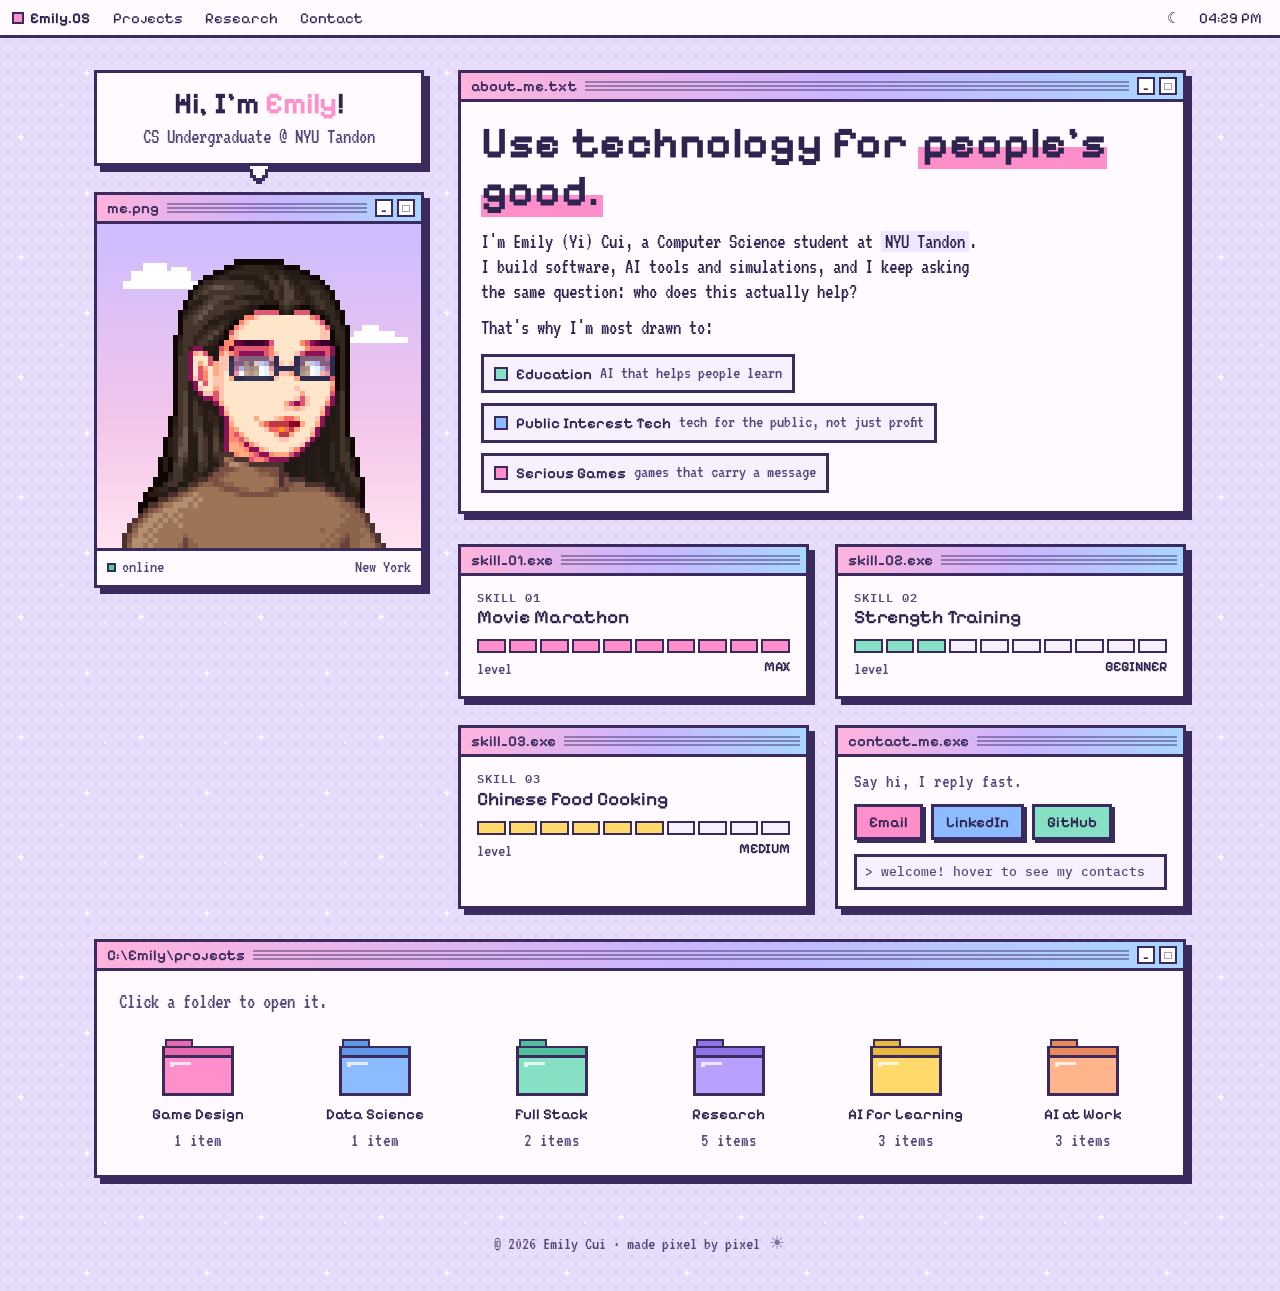
<file: index.html>
<!doctype html>
<html lang="en">
<head>
<meta charset="utf-8">
<meta name="viewport" content="width=device-width, initial-scale=1">
<title>Emily Cui</title>
<meta name="description" content="Emily Cui — CS at NYU Tandon. Using technology for people's good: education, public interest technology, and serious games.">
<link rel="preconnect" href="https://fonts.googleapis.com">
<link rel="preconnect" href="https://fonts.gstatic.com" crossorigin>
<link href="https://fonts.googleapis.com/css2?family=IBM+Plex+Mono:wght@400;500;600&family=Pixelify+Sans:wght@400;600;700&family=VT323&display=swap" rel="stylesheet">
<link rel="stylesheet" href="assets/pixel.css">
<style>
  .desk {
    max-width: 1140px; margin: 32px auto 56px; padding: 0 24px;
    display: grid; grid-template-columns: minmax(260px, 330px) 1fr; gap: 30px 34px;
  }

  /* ---------- left: greeting + avatar ---------- */
  .left { display: flex; flex-direction: column; gap: 26px; }
  .bubble { padding: 14px 18px; text-align: center; }
  .bubble .hi { font-family: "Pixelify Sans", monospace; font-size: 30px; font-weight: 700; line-height: 1.1; }
  .bubble .hi span { color: var(--pink); }
  .bubble .sub { color: var(--muted); margin-top: 4px; }
  .bubble .tail { position: absolute; left: 50%; bottom: -21px; width: 24px; height: 18px; transform: translateX(-50%); }
  .bubble .tail .o { fill: var(--line); }
  .bubble .tail .f { fill: var(--win); }

  .avatar-body {
    aspect-ratio: 1 / 1; position: relative; overflow: hidden;
    background:
      linear-gradient(180deg, #cdbcff 0%, #f3c6ea 62%, #ffe3f1 100%);
  }
  .avatar-body img, .avatar-body svg.ph { position: absolute; inset: 0; width: 100%; height: 100%; object-fit: cover; }
  .avatar-body .cloud { position: absolute; width: 86px; height: 26px; }
  .avatar-body .cloud rect { fill: #fff; }
  .avatar-cap { display: flex; justify-content: space-between; align-items: center; padding: 6px 10px; border-top: 3px solid var(--line); font-size: 18px; color: var(--muted); }
  .status { display: inline-flex; align-items: center; gap: 6px; }
  .status i { width: 9px; height: 9px; background: #4fd18b; border: 2px solid var(--line); animation: blink 1.2s steps(1) infinite; }
  @keyframes blink { 50% { opacity: .2; } }
  .status.off i { background: #a99fc4; animation: none; }
  .status.brb i { background: var(--yellow); animation: none; }

  /* ---------- right: intro + skills + contact ---------- */
  .right { display: flex; flex-direction: column; gap: 30px; min-width: 0; }
  .intro h1 {
    font-family: "Pixelify Sans", monospace; font-weight: 700;
    font-size: clamp(30px, 4.2vw, 44px); line-height: 1.08; margin-bottom: 14px;
  }
  .intro h1 em { font-style: normal; background: linear-gradient(transparent 58%, var(--pink) 58%); padding: 0 4px; }
  .intro p { margin-bottom: 10px; max-width: 62ch; }
  .intro p strong { font-weight: 400; color: var(--text); background: var(--chip); padding: 0 4px; }
  .interests { display: flex; flex-wrap: wrap; gap: 10px; margin-top: 14px; }
  .interest { display: flex; align-items: center; gap: 8px; padding: 6px 10px; border: 3px solid var(--line); background: var(--win-2); }
  .interest b { font-family: "Pixelify Sans", monospace; font-size: 15px; font-weight: 600; }
  .interest i { width: 14px; height: 14px; border: 2px solid var(--line); }
  .interest small { font-size: 18px; color: var(--muted); }

  .cards { display: grid; grid-template-columns: 1fr 1fr; gap: 26px; }
  .skill .win-body { padding: 14px 16px 16px; }
  .skill .lbl { font-family: "IBM Plex Mono", monospace; font-size: 12px; font-weight: 600; letter-spacing: .08em; color: var(--muted); }
  .skill h3 { font-family: "Pixelify Sans", monospace; font-size: 19px; font-weight: 600; margin: 2px 0 10px; }
  .meter { display: grid; grid-template-columns: repeat(10, 1fr); gap: 3px; }
  .meter i { height: 14px; border: 2px solid var(--line); background: var(--win-2); }
  .meter i.on { background: var(--c); }
  .lv { display: flex; justify-content: space-between; margin-top: 6px; font-size: 18px; color: var(--muted); }
  .lv b { font-family: "Pixelify Sans", monospace; font-size: 14px; color: var(--text); }
  .contact .win-body { padding: 14px 16px 16px; }
  .contact p { color: var(--muted); margin-bottom: 10px; font-size: 19px; }
  .contact .row { display: flex; flex-wrap: wrap; gap: 8px; }
  .addr { display: flex; align-items: stretch; margin-top: 14px; border: 3px solid var(--line); background: var(--win-2); }
  .addr code { flex: 1; min-width: 0; padding: 5px 8px; font: 500 13px/1.5 "IBM Plex Mono", monospace; color: var(--text);
               white-space: nowrap; overflow: hidden; text-overflow: ellipsis; }
  .addr code::before { content: "> "; color: var(--muted); }
  .addr code.idle { color: var(--muted); }
  .addr button[hidden] { display: none; }
  .addr button { flex: none; border: 0; border-left: 3px solid var(--line); background: var(--yellow); color: #2f2350;
                 font: 600 13px "Pixelify Sans", monospace; padding: 0 12px; cursor: pointer; }
  .addr button:hover { background: var(--pink); }
  .addr button.done { background: var(--mint); }

  /* ---------- bottom: project folders ---------- */
  .dock { grid-column: 1 / -1; }
  .dock .win-body { padding: 18px 16px 12px; }
  .dock .hint { color: var(--muted); margin: 0 6px 12px; }
  .folders { display: grid; grid-template-columns: repeat(6, 1fr); gap: 8px; }
  .folder {
    display: flex; flex-direction: column; align-items: center; gap: 6px;
    padding: 10px 4px; background: none; border: 0; color: inherit; cursor: pointer;
    font: inherit;
  }
  .folder svg { width: 76px; height: 62px; transition: transform .12s steps(2); }
  .folder:hover svg { transform: translateY(-4px); }
  .folder .name { font-family: "Pixelify Sans", monospace; font-size: 15px; font-weight: 600; padding: 1px 6px; text-align: center; line-height: 1.2; }
  .folder .count { font-size: 19px; color: var(--muted); }
  .folder:hover .name, .folder:focus-visible .name { background: var(--line); color: var(--win); }
  .f-ink { fill: var(--line); }
  .f-back { fill: var(--fd); }
  .f-front { fill: var(--fc); }
  .f-hi { fill: #fff; opacity: .75; }

  /* ---------- folder window (dialog) ---------- */
  dialog.win {
    position: fixed; inset: 0;
    margin: auto; padding: 0; color: var(--text);
    width: min(720px, calc(100% - 32px)); max-height: calc(100vh - 80px);
    overflow: hidden;
  }
  dialog.win[open] { display: flex; flex-direction: column; animation: pop .18s steps(3); }
  @keyframes pop { from { transform: scale(.9); opacity: 0; } }
  dialog::backdrop { background: rgba(40, 25, 80, .35); }
  .dlg-body { overflow-y: auto; padding: 8px 20px 18px; }
  .dlg-path { font-size: 19px; color: var(--muted); padding: 8px 20px 0; }
  .item { display: grid; grid-template-columns: 40px 1fr; gap: 14px; padding: 16px 0; border-bottom: 2px dashed var(--line); }
  .item:last-child { border-bottom: 0; }
  .item svg { width: 36px; height: 40px; margin-top: 2px; }
  .item h3 { font-family: "Pixelify Sans", monospace; font-size: 19px; font-weight: 600; display: flex; flex-wrap: wrap; align-items: center; gap: 8px; margin-bottom: 2px; }
  .item .meta { font-size: 19px; color: var(--muted); margin-bottom: 4px; }
  .item p { margin-bottom: 8px; }
  .item .links { display: flex; flex-wrap: wrap; gap: 8px; margin-top: 4px; }
  .item .links .pbtn { font-size: 14px; padding: 4px 10px; }

  /* ---------- easter egg: heat waves ---------- */
  .egg-sun { background: none; border: 0; padding: 0 2px; font: inherit; color: inherit; cursor: pointer; opacity: .7; }
  .egg-sun:hover { opacity: 1; color: #ff7a3d; }
  #sky { position: fixed; inset: 0; z-index: -1; pointer-events: none; opacity: 0; transition: opacity .6s steps(4);
    background: linear-gradient(180deg, #2a0f5c 0%, #6a1b9a 30%, #d63384 52%, #ff7a3d 64%, #ffc15e 70%, #3b1450 70.5%, #1d0b33 100%); }
  #sky svg.sea { position: absolute; left: 50%; top: 70%; transform: translate(-50%, -100%); width: min(46vmin, 380px); height: auto; filter: url(#shimmer); }
  #sky .lines { position: absolute; left: 0; right: 0; top: 70.5%; bottom: 0;
    background: repeating-linear-gradient(180deg, rgba(255,140,90,.35) 0 3px, transparent 3px 14px); filter: url(#shimmer); }
  #sky .spark { position: absolute; width: 6px; height: 6px; background: #ffe7a8; box-shadow: 0 0 0 2px rgba(255,231,168,.25); animation: twinkle 1.6s steps(2) infinite; }
  @keyframes twinkle { 50% { opacity: .15; } }
  :root.heat.heat {
    --bg: #2a0f5c; --bg-dot: transparent;
    --win: #fff4ec; --win-2: #ffe9dc; --text: #3b1640; --muted: #6e3a63;
    --line: #3b1640; --shadow: #1d0b33; --bar-ink: #3b1640; --chip: #ffe0d0;
    --title-a: #ff7a3d; --title-b: #ff5fa2; --title-c: #b06cff;
  }
  :root.heat body { background: none; }
  :root.heat #sky { opacity: 1; }
  :root.heat footer { color: #ffd9c2; }
  :root.heat .hint { color: var(--muted); }

  .np { position: fixed; right: 18px; bottom: 18px; z-index: 30; width: min(330px, calc(100% - 32px)); display: none; }
  :root.heat .np { display: block; animation: pop .25s steps(3); }
  .np .win-body { display: grid; grid-template-columns: 76px 1fr; gap: 12px; align-items: center; padding: 12px 14px; }
  .np .tape { width: 76px; height: 50px; }
  .np .reel { transform-box: fill-box; transform-origin: center; animation: spin 1.2s steps(8) infinite; }
  @keyframes spin { to { transform: rotate(360deg); } }
  .np .song { font-family: "Pixelify Sans", monospace; font-weight: 700; font-size: 18px; line-height: 1.1; }
  .np .artist { color: var(--muted); font-size: 18px; }
  .np .prog { height: 10px; border: 2px solid var(--line); background: var(--win-2); margin: 6px 0 2px; }
  .np .prog i { display: block; height: 100%; width: 0; background: linear-gradient(90deg, #ff7a3d, #ff5fa2); }
  .np .row { display: flex; justify-content: space-between; align-items: center; font-size: 16px; color: var(--muted); }
  .np .eq { display: inline-flex; gap: 2px; align-items: flex-end; height: 14px; }
  .np .eq b { width: 4px; background: #ff5fa2; animation: eq .8s steps(4) infinite; }
  .np .eq b:nth-child(2) { animation-delay: -.3s; background: #ff7a3d; } .np .eq b:nth-child(3) { animation-delay: -.55s; background: #b06cff; } .np .eq b:nth-child(4) { animation-delay: -.15s; }
  @keyframes eq { 0%, 100% { height: 4px; } 50% { height: 14px; } }
  .np .pbtn { font-size: 13px; padding: 3px 9px; margin-top: 6px; }
  .np .msg { grid-column: 1 / -1; font-size: 17px; color: var(--muted); border-top: 2px dashed var(--line); padding-top: 6px; }

  footer { text-align: center; color: var(--muted); padding: 0 16px 36px; font-size: 18px; }

  @media (max-width: 880px) {
    .desk { grid-template-columns: 1fr; margin-top: 22px; padding: 0 16px; }
    .left { display: grid; grid-template-columns: 1fr 1fr; align-items: center; gap: 18px; }
    .bubble .tail { display: none; }
    .folders { grid-template-columns: repeat(3, 1fr); }
  }
  @media (max-width: 560px) {
    .left { grid-template-columns: 1fr; }
    .avatar { max-width: 280px; width: 100%; margin: 0 auto; }
    .bubble .tail { display: block; }
    .cards { grid-template-columns: 1fr; }
    .win-body { padding: 14px 14px; }
    .folder svg { width: 64px; height: 52px; }
    dialog .wbtn { width: 30px; height: 30px; font-size: 18px; }
    .item { grid-template-columns: 1fr; }
    .item > svg { display: none; }
    .dlg-body { padding: 4px 16px 16px; }
    .dlg-path { padding: 8px 16px 0; }
    .interest { width: 100%; flex-wrap: wrap; row-gap: 0; }
    .interest small { flex-basis: 100%; padding-left: 22px; }
  }
</style>
</head>
<body>

<svg width="0" height="0" style="position:absolute" aria-hidden="true">
  <defs>
    <symbol id="folder" viewBox="0 0 32 26" shape-rendering="crispEdges">
      <rect class="f-ink" x="2" y="1" width="12" height="5"/>
      <rect class="f-back" x="3" y="2" width="10" height="4"/>
      <rect class="f-ink" x="1" y="4" width="30" height="21"/>
      <rect class="f-back" x="2" y="5" width="28" height="19"/>
      <rect class="f-ink" x="2" y="8" width="28" height="1"/>
      <rect class="f-front" x="2" y="9" width="28" height="15"/>
      <rect class="f-hi" x="4" y="11" width="9" height="1"/>
      <rect class="f-hi" x="4" y="12" width="2" height="1"/>
    </symbol>
    <symbol id="file" viewBox="0 0 18 20" shape-rendering="crispEdges">
      <rect class="f-ink" x="1" y="0" width="12" height="20"/>
      <rect class="f-ink" x="13" y="4" width="4" height="16"/>
      <rect class="f-ink" x="13" y="2" width="2" height="2"/>
      <rect fill="#fff" x="2" y="1" width="10" height="18"/>
      <rect fill="#fff" x="12" y="5" width="4" height="14"/>
      <rect class="f-front" x="12" y="1" width="1" height="4"/>
      <rect class="f-front" x="13" y="4" width="3" height="1"/>
      <rect class="f-front" x="4" y="7" width="9" height="2"/>
      <rect class="f-back" x="4" y="11" width="9" height="1"/>
      <rect class="f-back" x="4" y="14" width="6" height="1"/>
    </symbol>
  </defs>
</svg>

<nav class="menubar" aria-label="Site">
  <a class="brand" href="./"><i></i>Emily.OS</a>
  <a class="m" href="#projects">Projects</a>
  <a class="m" href="research/">Research</a>
  <a class="m" href="#contact">Contact</a>
  <span class="spacer"></span>
  <button class="m" id="themeBtn" aria-label="Toggle dark mode">☾</button>
  <span class="clock" id="clock"></span>
</nav>

<main class="desk">
  <!-- left column -->
  <div class="left">
    <div class="win bubble">
      <div class="hi">Hi, I'm <span>Emily</span>!</div>
      <div class="sub">CS Undergraduate @ NYU Tandon</div>
      <svg class="tail" viewBox="0 0 8 6" shape-rendering="crispEdges" aria-hidden="true">
        <rect class="o" x="0" y="0" width="8" height="2"/><rect class="o" x="1" y="2" width="6" height="2"/><rect class="o" x="2" y="4" width="4" height="1"/><rect class="o" x="3" y="5" width="2" height="1"/>
        <rect class="f" x="1" y="0" width="6" height="1"/><rect class="f" x="2" y="1" width="4" height="2"/><rect class="f" x="3" y="3" width="2" height="1"/>
      </svg>
    </div>

    <div class="win avatar">
      <div class="win-bar"><span>me.png</span><span class="grip"></span><span class="wbtns"><button class="wbtn eggBtn" aria-label="Minimize">_</button><button class="wbtn eggBtn" aria-label="Maximize">□</button></span></div>
      <div class="avatar-body">
        <svg class="cloud" style="top:12%;left:8%" viewBox="0 0 43 13" shape-rendering="crispEdges" aria-hidden="true"><rect x="10" y="0" width="12" height="4"/><rect x="4" y="4" width="30" height="5"/><rect x="0" y="9" width="43" height="4"/><rect x="24" y="2" width="8" height="2"/></svg>
        <svg class="cloud" style="top:30%;right:4%;width:60px" viewBox="0 0 43 13" shape-rendering="crispEdges" aria-hidden="true"><rect x="10" y="0" width="12" height="4"/><rect x="4" y="4" width="30" height="5"/><rect x="0" y="9" width="43" height="4"/></svg>
        <!-- placeholder until assets/avatar.png exists -->
        <svg class="ph" id="avatarPh" viewBox="0 0 40 50" shape-rendering="crispEdges" preserveAspectRatio="xMidYMax meet" aria-hidden="true">
          <g fill="#3a2a5e" fill-opacity=".28">
            <rect x="15" y="20" width="10" height="2"/><rect x="13" y="22" width="14" height="10"/><rect x="14" y="32" width="12" height="2"/>
            <rect x="8" y="38" width="24" height="12"/><rect x="10" y="36" width="20" height="2"/>
          </g>
        </svg>
        <img id="avatar" src="assets/avatar.png" alt="Pixel portrait of Emily" hidden>
      </div>
      <div class="avatar-cap"><span class="status" id="status"><i></i><span id="statusText">online</span></span><span>New York</span></div>
    </div>
  </div>

  <!-- right column -->
  <div class="right">
    <section class="win intro" aria-labelledby="introTitle">
      <div class="win-bar"><span>about_me.txt</span><span class="grip"></span><span class="wbtns"><span class="wbtn">_</span><span class="wbtn">□</span></span></div>
      <div class="win-body">
        <h1 id="introTitle">Use technology for <em>people's good.</em></h1>
        <p>I'm Emily (Yi) Cui, a Computer Science student at <strong>NYU Tandon</strong>. I build software, AI tools and simulations, and I keep asking the same question: who does this actually help?</p>
        <p>That's why I'm most drawn to:</p>
        <div class="interests">
          <div class="interest"><i style="background:var(--mint)"></i><b>Education</b><small>AI that helps people learn</small></div>
          <div class="interest"><i style="background:var(--blue)"></i><b>Public Interest Tech</b><small>tech for the public, not just profit</small></div>
          <div class="interest"><i style="background:var(--pink)"></i><b>Serious Games</b><small>games that carry a message</small></div>
        </div>
      </div>
    </section>

    <div class="cards">
      <section class="win skill" style="--c:var(--pink)">
        <div class="win-bar"><span>skill_01.exe</span><span class="grip"></span></div>
        <div class="win-body">
          <div class="lbl">SKILL 01</div>
          <h3>Movie Marathon</h3>
          <div class="meter" data-lv="10" aria-hidden="true"></div>
          <div class="lv"><span>level</span><b>MAX</b></div>
        </div>
      </section>
      <section class="win skill" style="--c:var(--mint)">
        <div class="win-bar"><span>skill_02.exe</span><span class="grip"></span></div>
        <div class="win-body">
          <div class="lbl">SKILL 02</div>
          <h3>Strength Training</h3>
          <div class="meter" data-lv="3" aria-hidden="true"></div>
          <div class="lv"><span>level</span><b>BEGINNER</b></div>
        </div>
      </section>
      <section class="win skill" style="--c:var(--yellow)">
        <div class="win-bar"><span>skill_03.exe</span><span class="grip"></span></div>
        <div class="win-body">
          <div class="lbl">SKILL 03</div>
          <h3>Chinese Food Cooking</h3>
          <div class="meter" data-lv="6" aria-hidden="true"></div>
          <div class="lv"><span>level</span><b>MEDIUM</b></div>
        </div>
      </section>
      <section class="win contact" id="contact">
        <div class="win-bar"><span>contact_me.exe</span><span class="grip"></span></div>
        <div class="win-body">
          <p>Say hi, I reply fast.</p>
          <div class="row">
            <a class="pbtn pink" href="mailto:yc7458@nyu.edu" data-show="yc7458@nyu.edu">Email</a>
            <a class="pbtn blue" href="https://www.linkedin.com/in/yicui2027" target="_blank" rel="noopener" data-show="linkedin.com/in/yicui2027">LinkedIn</a>
            <a class="pbtn mint" href="https://github.com/Yixtk" target="_blank" rel="noopener" data-show="github.com/Yixtk">GitHub</a>
          </div>
          <div class="addr">
            <code id="addrText" class="idle">welcome! hover to see my contacts</code>
            <button type="button" id="addrCopy" aria-label="Copy address" hidden>Copy</button>
          </div>
        </div>
      </section>
    </div>
  </div>

  <!-- bottom: folders -->
  <section class="win dock" id="projects" aria-labelledby="projTitle">
    <div class="win-bar"><span id="projTitle">C:\Emily\projects</span><span class="grip"></span><span class="wbtns"><span class="wbtn">_</span><span class="wbtn">□</span></span></div>
    <div class="win-body">
      <p class="hint">Click a folder to open it.</p>
      <div class="folders" id="folders"></div>
    </div>
  </section>
</main>

<footer>© <span id="yr"></span> Emily Cui · made pixel by pixel <button class="egg-sun" id="eggSun" title="feeling warm?" aria-label="Easter egg">☀</button></footer>

<!-- easter egg: a little tribute to Glass Animals' "Heat Waves" (original pixel art) -->
<div id="sky" aria-hidden="true">
  <svg width="0" height="0" style="position:absolute"><filter id="shimmer" x="-10%" y="-10%" width="120%" height="120%">
    <feTurbulence type="fractalNoise" baseFrequency="0.006 0.08" numOctaves="1" seed="3">
      <animate attributeName="baseFrequency" dur="5s" values="0.006 0.08;0.006 0.12;0.006 0.08" repeatCount="indefinite"/>
    </feTurbulence>
    <feDisplacementMap in="SourceGraphic" scale="10" xChannelSelector="R" yChannelSelector="G"/>
  </filter></svg>
  <svg class="sea" id="sunSvg" viewBox="0 0 32 17" shape-rendering="crispEdges"></svg>
  <div class="lines"></div>
</div>

<aside class="win np" id="np" aria-label="Now playing">
  <div class="win-bar"><span>now_playing.exe</span><span class="grip"></span><span class="wbtns"><button class="wbtn" id="npClose" aria-label="Turn off heat waves">×</button></span></div>
  <div class="win-body">
    <svg class="tape" viewBox="0 0 38 25" shape-rendering="crispEdges" aria-hidden="true">
      <rect x="0" y="0" width="38" height="25" fill="#3b1640"/><rect x="2" y="2" width="34" height="21" fill="#ff8a5c"/>
      <rect x="2" y="2" width="34" height="5" fill="#ffc15e"/><rect x="2" y="7" width="34" height="2" fill="#ff5fa2"/>
      <rect x="7" y="10" width="24" height="8" fill="#3b1640"/>
      <g class="reel"><rect x="9" y="11" width="6" height="6" fill="#fff4ec"/><rect x="11" y="11" width="2" height="6" fill="#3b1640"/><rect x="9" y="13" width="6" height="2" fill="#3b1640"/></g>
      <g class="reel"><rect x="23" y="11" width="6" height="6" fill="#fff4ec"/><rect x="25" y="11" width="2" height="6" fill="#3b1640"/><rect x="23" y="13" width="6" height="2" fill="#3b1640"/></g>
      <rect x="10" y="20" width="18" height="3" fill="#3b1640"/>
    </svg>
    <div>
      <div class="song">Heat Waves</div>
      <div class="artist">Glass Animals</div>
      <div class="prog"><i id="npBar"></i></div>
      <div class="row"><span id="npTime">0:00 / 3:58</span><span class="eq"><b></b><b></b><b></b><b></b></span></div>
      <a class="pbtn pink" href="https://open.spotify.com/search/heat%20waves%20glass%20animals" target="_blank" rel="noopener">▶ Listen</a>
    </div>
    <div class="msg">You found the easter egg! Glass Animals is one of my favorite bands. I love their dreamy rhythms, and the 2D pixel art in their Tokyo Drifting music video.</div>
  </div>
</aside>

<dialog class="win" id="dlg" aria-labelledby="dlgTitle">
  <div class="win-bar"><span id="dlgTitle"></span><span class="grip"></span><span class="wbtns"><button class="wbtn" id="dlgClose" aria-label="Close window">×</button></span></div>
  <div class="dlg-path" id="dlgPath"></div>
  <div class="dlg-body" id="dlgBody"></div>
</dialog>

<script>
const FOLDERS = [
  { id: "game", name: "Game Design", c: "var(--pink)", d: "#e86aae", items: [
    { t: "Lighthouse", tags: ["p5.js", "point & click"],
      p: "You are the last lighthouse keeper, guiding ships home through the night. A small game about caring for an environment that is changing.",
      links: [["Play it", "https://editor.p5js.org/yc7458/full/3fG0Ud8em"], ["Code", "https://editor.p5js.org/yc7458/sketches/3fG0Ud8em"], ["Repo", "https://github.com/Yixtk/Lighthouse"]] }
  ]},
  { id: "data", name: "Data Science", c: "var(--blue)", d: "#5f97e8", items: [
    { t: "Airbnb Occupancy Prediction", tags: ["LightGBM", "scikit-learn", "AUC 0.77 → 0.90"],
      p: "A LightGBM + logistic regression ensemble that predicts booking likelihood for Albany listings. I found and fixed a test-set leakage bug with a time-ordered validation split.",
      links: [["Open page", "airbnb/"]] }
  ]},
  { id: "full", name: "Full Stack", c: "var(--mint)", d: "#4fbf9e", items: [
    { t: "PantryCycle", tags: ["React", "TypeScript", "PostgreSQL", "Vercel"],
      p: "A web app that recommends recipes by menstrual-cycle phase. Includes a Python pipeline that cleans recipe data and a decision-tree classifier (92.9% test accuracy).",
      links: [["Live site", "https://pantry-pals-bice.vercel.app"], ["Repo", "https://github.com/Yixtk/PantryCycle"]] },
    { t: "Epsilab", meta: "Full Stack Developer Intern · Oct 2025 – Jan 2026", tags: ["React", "TypeScript"],
      p: "Built a secure broker-account connection flow from scratch to support live trading, plus a trading dashboard with volatility, drawdown and Sharpe ratio." }
  ]},
  { id: "research", name: "Research", c: "var(--lilac)", d: "#8f72e6", items: [
    { t: "Nano Digital Twin", meta: "C2SMART, NYU · Summer 2025", p: "A virtual traffic simulation of Downtown Brooklyn built on CARLA and Unreal Engine.", links: [["Read brief", "research/#digital-twin"]] },
    { t: "Work-zone Safety", meta: "C2SMART, NYU · Feb – May 2026", p: "A benchmark for how safely self-driving agents handle construction work zones.", links: [["Read brief", "research/#workzone"]] },
    { t: "Urban Scaling", meta: "CUSP, NYU · Jun – Aug 2026", p: "How city size, commuting and other urban factors relate to depression across U.S. metro areas.", links: [["Read brief", "research/#urban-scaling"]] },
    { t: "ShopScout", meta: "NYU VIP · 2026 – now", p: "An assistive tool to help blind and low-vision shoppers use self-checkout machines.", links: [["Read brief", "research/#shopscout"]] },
    { t: "Wind Turbine Maintenance", meta: "2026 – now", p: "When to repair offshore wind-turbine blades, balancing cost and worker safety.", links: [["Read brief", "research/#wind-turbine"]] }
  ]},
  { id: "learn", name: "AI for Learning", c: "var(--yellow)", d: "#e8b83c", items: [
    { t: "CS Peer Mentor", meta: "NYU Tandon", p: "Mentoring fellow computer science students at NYU Tandon." },
    { t: "Peer Tutor", meta: "NYU TRIO Scholar Program · Feb 2026 – now", p: "One-on-one tutoring with custom learning materials in probability, discrete math and intro programming." },
    { t: "SyllaBuddy", dev: true, meta: "Software Engineering team project · NYU", tags: ["Ruby on Rails", "Gemini API", "Google Calendar API", "PostgreSQL"],
      p: "A course planner for NYU students. Upload a syllabus PDF and Gemini pulls out exam dates and deadlines, an AI chatbot helps you check them, and they sync to Google Calendar. It also helps you find classmates and suggests projects for your resume." }
  ]},
  { id: "ai", name: "AI at Work", c: "var(--peach)", d: "#e88a5c", items: [
    { t: "JGM Internal Chatbot (Eclipse)", meta: "JGM Innovation · AI Engineer Intern", tags: ["FastAPI", "Azure"],
      p: "An internal AI assistant that automates staff workflows like drafting donor emails and reviewing ad performance, with a five-layer safety system and human review before anything is sent." },
    { t: "Public Resume Reviewer", meta: "JGM Innovation", tags: ["Azure", "Firebase"],
      p: "A public AI resume review tool, run as its own service and kept apart from the internal chatbot's secrets and data." },
    { t: "UBS Term Sheet Analysis", tags: ["Python", "LLM APIs", "JSON Schema"],
      p: "Turns derivative term-sheet PDFs into structured JSON with an LLM, checks it in three validation layers, and feeds Python payoff engines.",
      links: [["Repo", "https://github.com/Yixtk/UBS_FinAI"]] }
  ]}
];

const esc = s => String(s).replace(/[&<>"]/g, ch => ({ "&": "&amp;", "<": "&lt;", ">": "&gt;", '"': "&quot;" }[ch]));
const fileName = n => n.replace(/\s+/g, "_");

// folders
const grid = document.getElementById("folders");
FOLDERS.forEach(f => {
  const b = document.createElement("button");
  b.className = "folder";
  b.style.setProperty("--fc", f.c);
  b.style.setProperty("--fd", f.d);
  b.innerHTML = `<svg aria-hidden="true"><use href="#folder"/></svg><span class="name">${esc(f.name)}</span><span class="count">${f.items.length} item${f.items.length > 1 ? "s" : ""}</span>`;
  b.addEventListener("click", () => openFolder(f));
  grid.appendChild(b);
});

// folder window
const dlg = document.getElementById("dlg");
function openFolder(f) {
  dlg.style.setProperty("--fc", f.c);
  dlg.style.setProperty("--fd", f.d);
  document.getElementById("dlgTitle").textContent = fileName(f.name) + ".dir";
  document.getElementById("dlgPath").textContent = `C:\\Emily\\projects\\${fileName(f.name)}  ·  ${f.items.length} item${f.items.length > 1 ? "s" : ""}`;
  document.getElementById("dlgBody").innerHTML = f.items.map(it => {
    const tags = (it.tags || []).map(t => `<span class="chip">${esc(t)}</span>`).join(" ");
    const links = (it.links || []).map(([l, h]) => {
      const out = /^https?:/.test(h);
      return `<a class="pbtn" href="${esc(h)}"${out ? ' target="_blank" rel="noopener"' : ""}>${esc(l)} ${out ? "↗" : "▸"}</a>`;
    }).join("");
    return `<article class="item">
      <svg aria-hidden="true"><use href="#file"/></svg>
      <div>
        <h3>${esc(it.t)}${it.dev ? ' <span class="chip dev">developing</span>' : ""}</h3>
        ${it.meta ? `<div class="meta">${esc(it.meta)}</div>` : ""}
        <p>${esc(it.p)}</p>
        ${tags ? `<div class="links">${tags}</div>` : ""}
        ${links ? `<div class="links">${links}</div>` : ""}
      </div>
    </article>`;
  }).join("");
  dlg.showModal();
  document.getElementById("dlgBody").scrollTop = 0;
}
document.getElementById("dlgClose").addEventListener("click", () => dlg.close());
dlg.addEventListener("click", e => { if (e.target === dlg) dlg.close(); });

// skill meters
document.querySelectorAll(".meter").forEach(m => {
  const lv = +m.dataset.lv;
  m.innerHTML = Array.from({ length: 10 }, (_, i) => `<i class="${i < lv ? "on" : ""}"></i>`).join("");
});

// avatar: show assets/avatar.png once it exists
const av = document.getElementById("avatar");
const showAv = () => { av.hidden = false; document.getElementById("avatarPh").style.display = "none"; };
if (av.complete && av.naturalWidth) showAv(); else av.addEventListener("load", showAv);

// menu links: jump to the window and make it blink so it's obvious where you landed
document.querySelectorAll('.menubar a[href^="#"]').forEach(a => a.addEventListener("click", e => {
  const el = document.querySelector(a.getAttribute("href"));
  if (!el) return;
  e.preventDefault();
  history.replaceState(null, "", a.getAttribute("href"));
  el.scrollIntoView({ behavior: matchMedia("(prefers-reduced-motion: reduce)").matches ? "auto" : "smooth", block: "center" });
  el.classList.remove("ping"); void el.offsetWidth; el.classList.add("ping");
}));
if (location.hash) { const el = document.querySelector(location.hash); if (el && el.classList.contains("win")) el.classList.add("ping"); }

// New York time: 9am–9pm online, midnight–8am sleeping, otherwise be right back
const st = document.getElementById("status");
const setStatus = () => {
  const h = +new Intl.DateTimeFormat("en-US", { timeZone: "America/New_York", hour: "numeric", hourCycle: "h23" }).format(new Date());
  const [cls, text, tip] =
    h >= 9 && h < 21 ? ["", "online", "Usually around 9am–9pm ET"] :
    h < 8 ? ["off", "sleeping zzz", "Back at 9am ET"] :
            ["brb", "be right back", "Back soon"];
  st.className = "status " + cls;
  document.getElementById("statusText").textContent = text;
  st.title = tip;
};
setStatus(); setInterval(setStatus, 60000);

// contact: hovering a button shows its address; Copy copies whatever is shown
const addrText = document.getElementById("addrText");
const addrCopy = document.getElementById("addrCopy");
const WELCOME = "welcome! hover to see my contacts";
let leaveTimer;
const setAddr = t => {
  clearTimeout(leaveTimer);
  addrText.textContent = t || WELCOME;
  addrText.classList.toggle("idle", !t);
  addrCopy.hidden = !t;
  addrCopy.textContent = "Copy"; addrCopy.classList.remove("done");
};
// inside the contact_me.exe window: show an address (email by default, or the hovered button's);
// leaving the window goes back to welcome
const contactWin = document.getElementById("contact");
let lastShown = "yc7458@nyu.edu";
document.querySelectorAll(".contact [data-show]").forEach(a => {
  const show = () => { lastShown = a.dataset.show; setAddr(lastShown); };
  a.addEventListener("mouseenter", show);
  a.addEventListener("focus", show);
});
const noHover = matchMedia("(hover: none)").matches;
if (noHover) setAddr(lastShown);
contactWin.addEventListener("mouseenter", () => setAddr(lastShown));
contactWin.addEventListener("mouseleave", () => { if (noHover) return; lastShown = "yc7458@nyu.edu"; setAddr(""); });
contactWin.addEventListener("focusout", e => { if (!noHover && !contactWin.contains(e.relatedTarget)) setAddr(""); });
addrCopy.addEventListener("click", async () => {
  const t = addrText.textContent;
  const ok = navigator.clipboard
    ? await Promise.race([navigator.clipboard.writeText(t).then(() => true, () => false),
                          new Promise(res => setTimeout(() => res(false), 800))])
    : false;
  if (!ok) {
    const r = document.createRange(); r.selectNodeContents(addrText);
    const sel = getSelection(); sel.removeAllRanges(); sel.addRange(r);
    try { document.execCommand("copy"); } catch (e2) {}
    sel.removeAllRanges();
  }
  addrCopy.textContent = "Copied!"; addrCopy.classList.add("done");
  setTimeout(() => { addrCopy.textContent = "Copy"; addrCopy.classList.remove("done"); }, 1600);
});

// clock + year
const clock = document.getElementById("clock");
const tick = () => { clock.textContent = new Date().toLocaleTimeString([], { hour: "2-digit", minute: "2-digit" }); };
tick(); setInterval(tick, 15000);
document.getElementById("yr").textContent = new Date().getFullYear();

// theme
const root = document.documentElement;
try { const t = localStorage.getItem("theme"); if (t) root.dataset.theme = t; } catch (e) {}
document.getElementById("themeBtn").addEventListener("click", () => {
  const dark = root.dataset.theme ? root.dataset.theme === "dark" : matchMedia("(prefers-color-scheme: dark)").matches;
  root.dataset.theme = dark ? "light" : "dark";
  try { localStorage.setItem("theme", root.dataset.theme); } catch (e) {}
});

// easter egg: me.png's _ / □ buttons, skills clicked 01→02→03, typing "heatwaves", tapping me.png 5×, or the footer sun
(() => {
  // pixel sun: half circle (sitting on the horizon) with retro stripe gaps
  const sun = document.getElementById("sunSvg"), R = 16;
  let px = '<defs><linearGradient id="sg" x1="0" y1="0" x2="0" y2="1"><stop offset="0" stop-color="#fff1a8"/><stop offset=".6" stop-color="#ffb05e"/><stop offset="1" stop-color="#ff5fa2"/></linearGradient></defs><g fill="url(#sg)">';
  for (let y = 0; y < 17; y++) {
    if ([10, 13, 15].includes(y)) continue;
    const dy = R - y - .5, w = Math.round(Math.sqrt(Math.max(0, R * R - dy * dy)));
    if (w) px += `<rect x="${R - w}" y="${y}" width="${2 * w}" height="1"/>`;
  }
  sun.innerHTML = px + "</g>";
  const sky = document.getElementById("sky");
  for (let i = 0; i < 14; i++) {
    const sp = document.createElement("i"); sp.className = "spark";
    sp.style.cssText = `left:${(i * 37 + 11) % 97}%;top:${(i * 23 + 5) % 55}%;animation-delay:${-(i % 5) * .3}s`;
    sky.appendChild(sp);
  }

  const LEN = 238, bar = document.getElementById("npBar"), time = document.getElementById("npTime");
  let t0 = 0, timer = 0;
  const fmt = s => `${Math.floor(s / 60)}:${String(s % 60).padStart(2, "0")}`;
  const step = () => { const s = Math.floor((Date.now() - t0) / 1000) % LEN; bar.style.width = (s / LEN * 100) + "%"; time.textContent = `${fmt(s)} / ${fmt(LEN)}`; };
  const on = () => {
    if (root.classList.contains("heat")) return;
    root.classList.add("heat"); t0 = Date.now(); step(); timer = setInterval(step, 1000);
    try { window.goatcounter && goatcounter.count && goatcounter.count({ path: "easter-egg-heatwaves", title: "Found the Heat Waves egg", event: true }); } catch (e) {}
  };
  const off = () => { root.classList.remove("heat"); clearInterval(timer); };

  document.getElementById("eggSun").addEventListener("click", () => root.classList.contains("heat") ? off() : on());
  document.getElementById("npClose").addEventListener("click", off);
  document.addEventListener("keydown", e => { if (e.key === "Escape" && !dlg.open) off(); });

  let typed = "";
  document.addEventListener("keydown", e => {
    if (e.target.closest?.("input, textarea, [contenteditable]") || e.key.length !== 1) return;
    typed = (typed + e.key.toLowerCase()).replace(/[^a-z]/g, "").slice(-9);
    if (typed === "heatwaves") on();
  });

  document.querySelectorAll(".eggBtn").forEach(b => b.addEventListener("click", e => { e.stopPropagation(); root.classList.contains("heat") ? off() : on(); }));

  let next = 0;
  document.querySelectorAll(".skill").forEach((card, i, all) => card.addEventListener("click", () => {
    next = i === next ? next + 1 : (i === 0 ? 1 : 0);
    if (next === all.length) { next = 0; on(); }
  }));

  let taps = [];
  document.querySelector(".avatar-body").addEventListener("click", () => {
    const now = Date.now(); taps = taps.filter(t => now - t < 2000); taps.push(now);
    if (taps.length >= 5) { taps = []; on(); }
  });
})();
</script>
<script data-goatcounter="https://emilycui.goatcounter.com/count" async src="https://gc.zgo.at/count.js"></script>
</body>
</html>
</file>
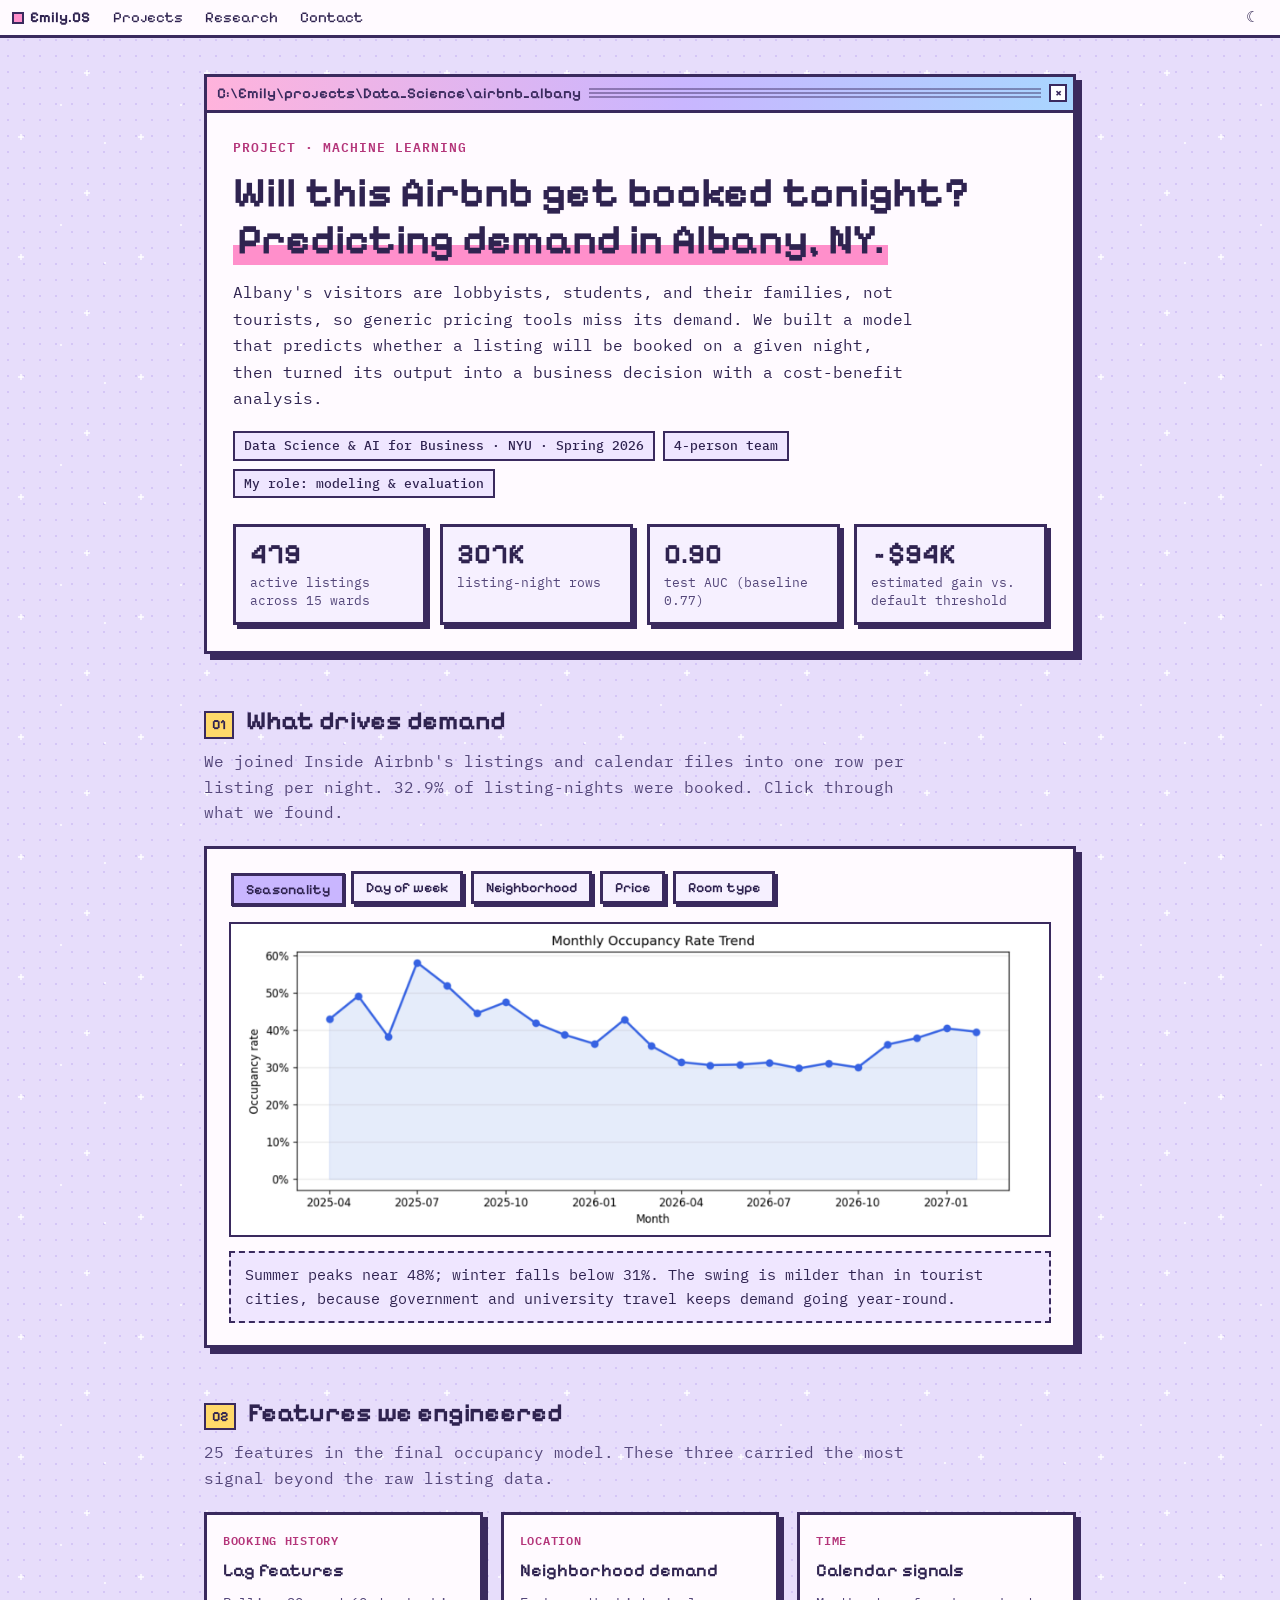
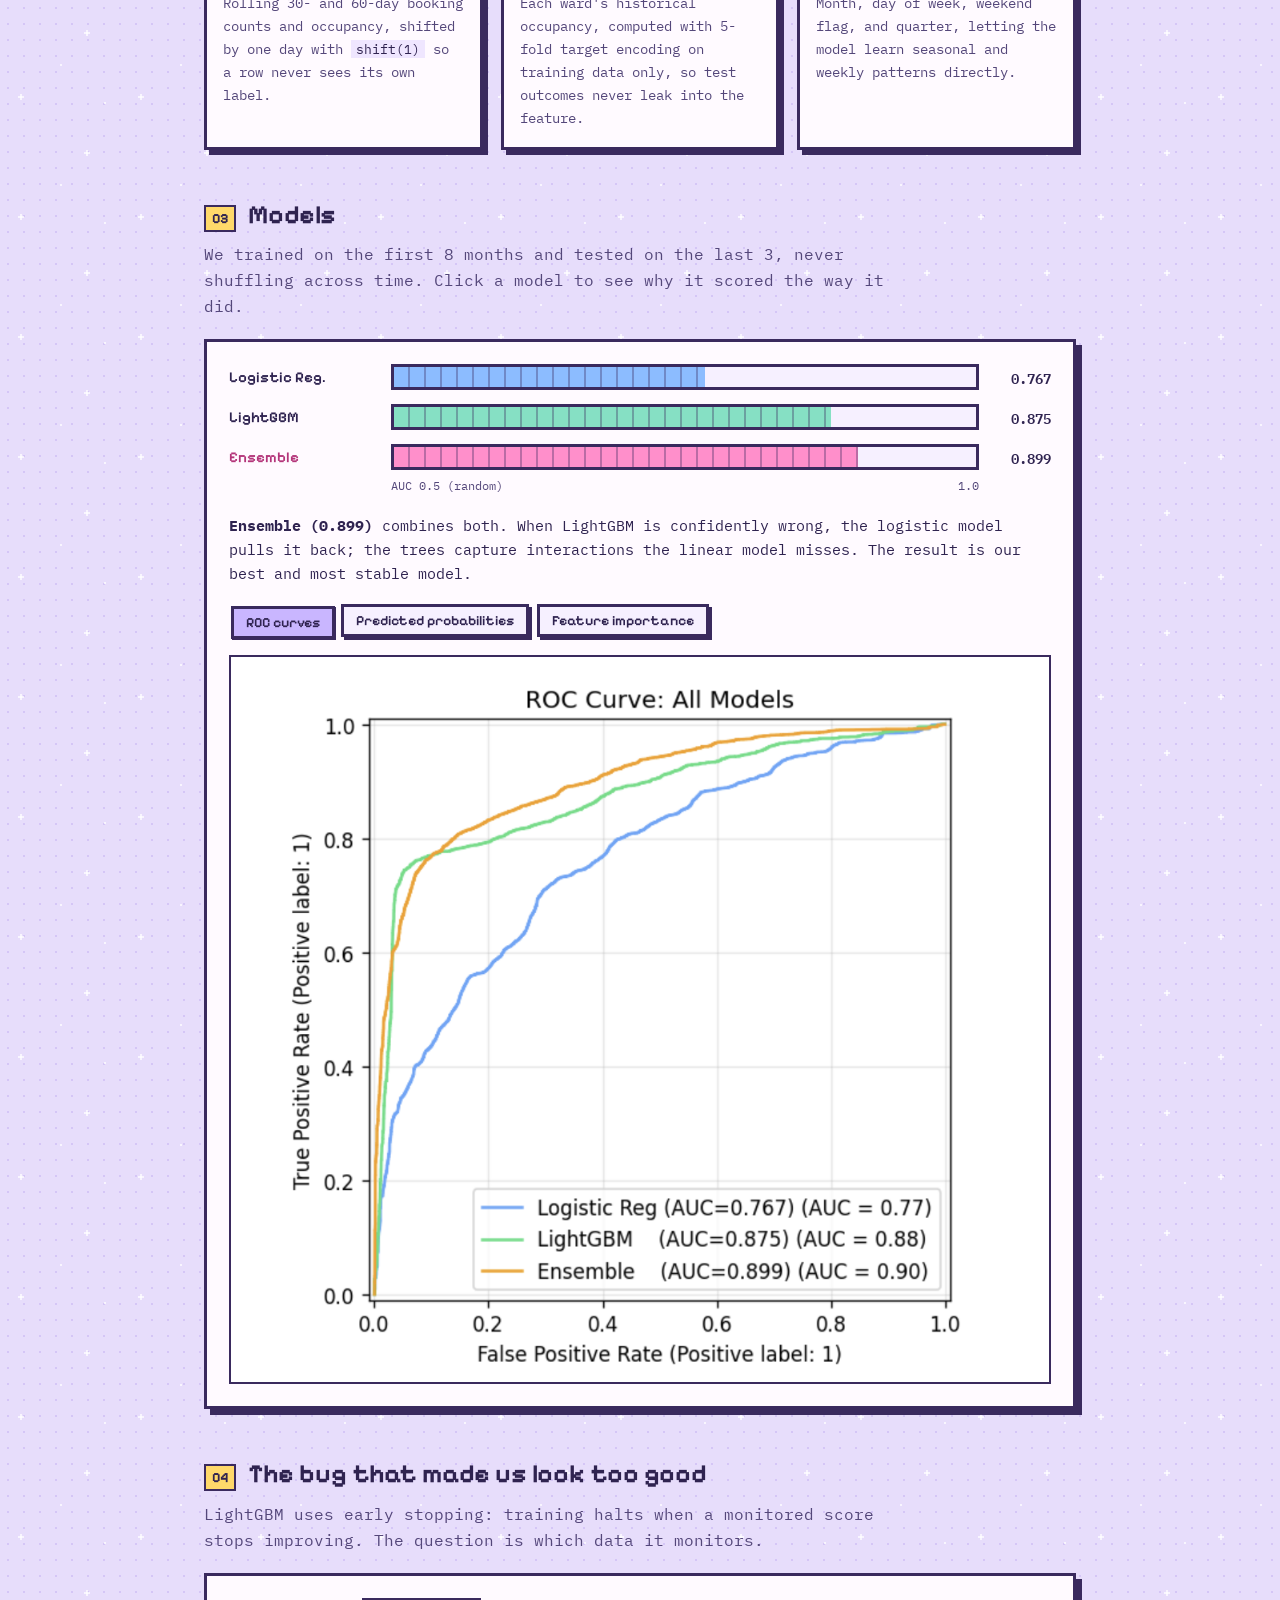
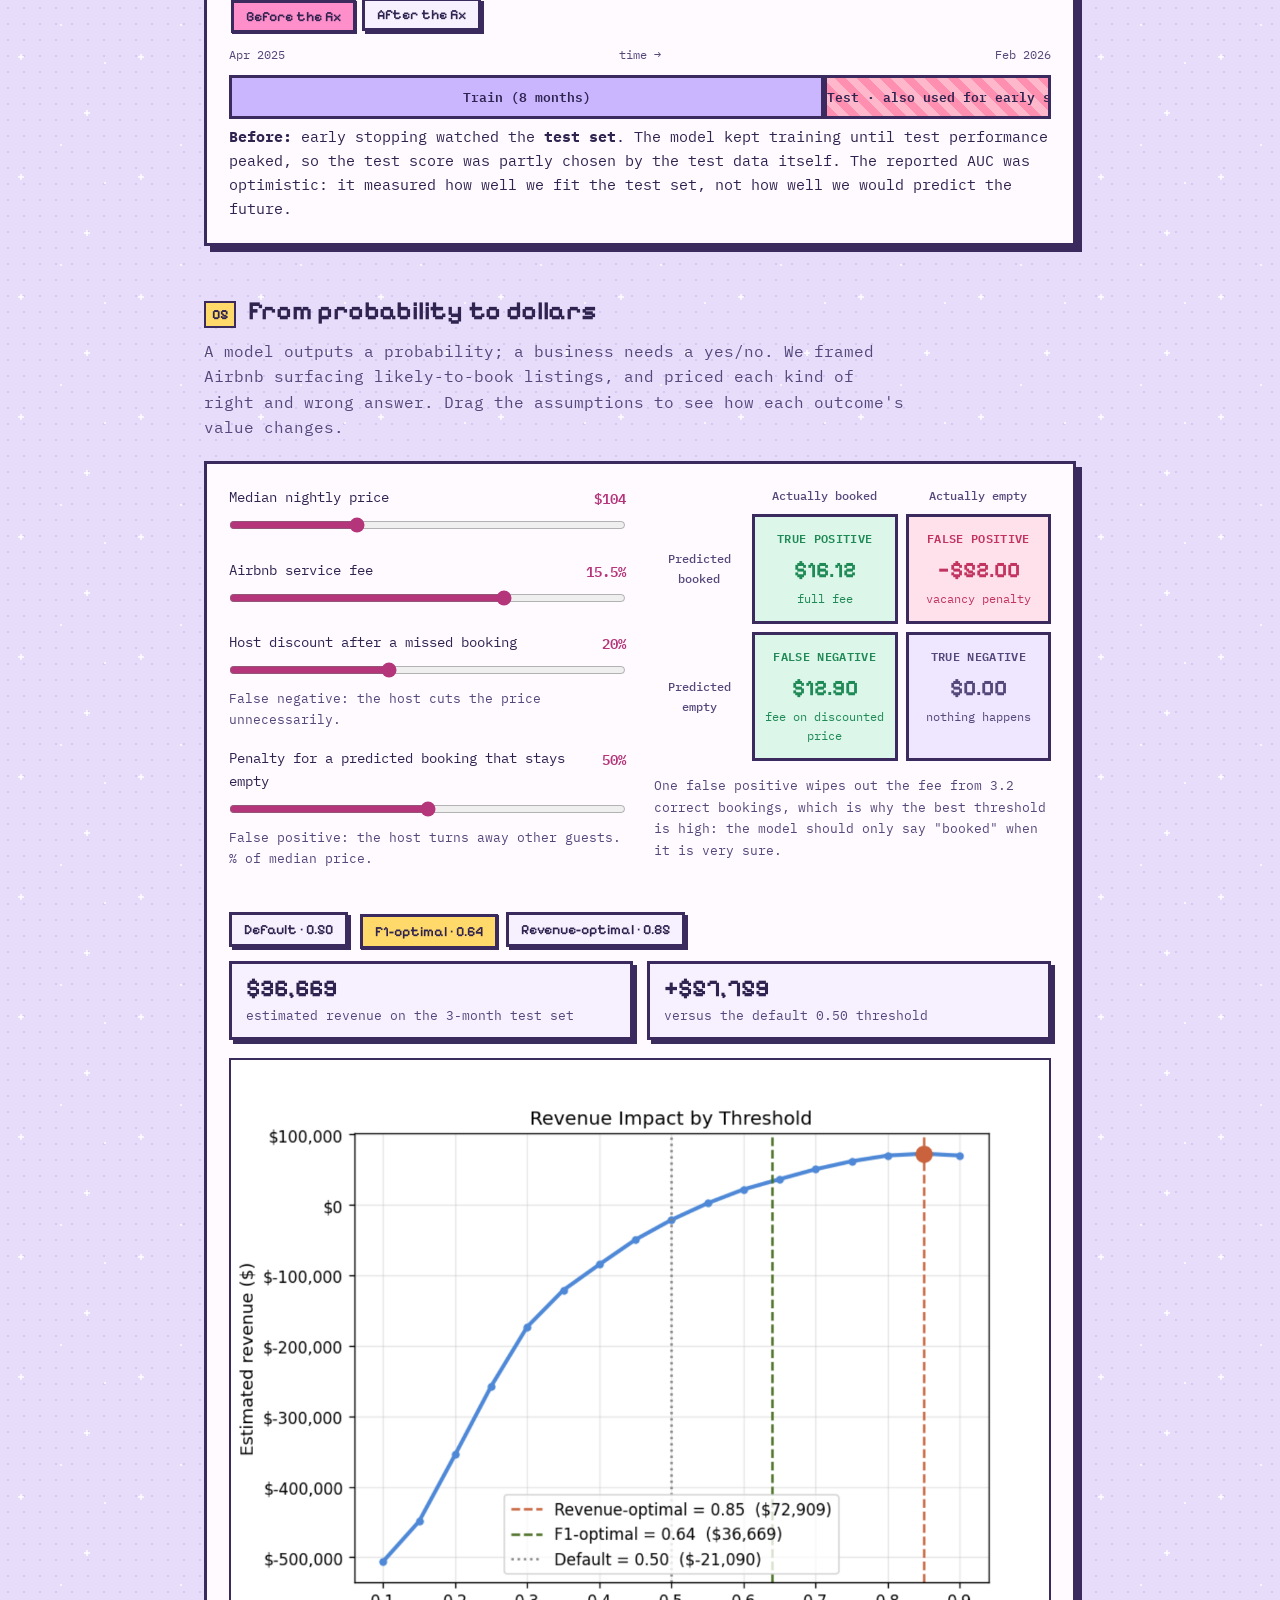
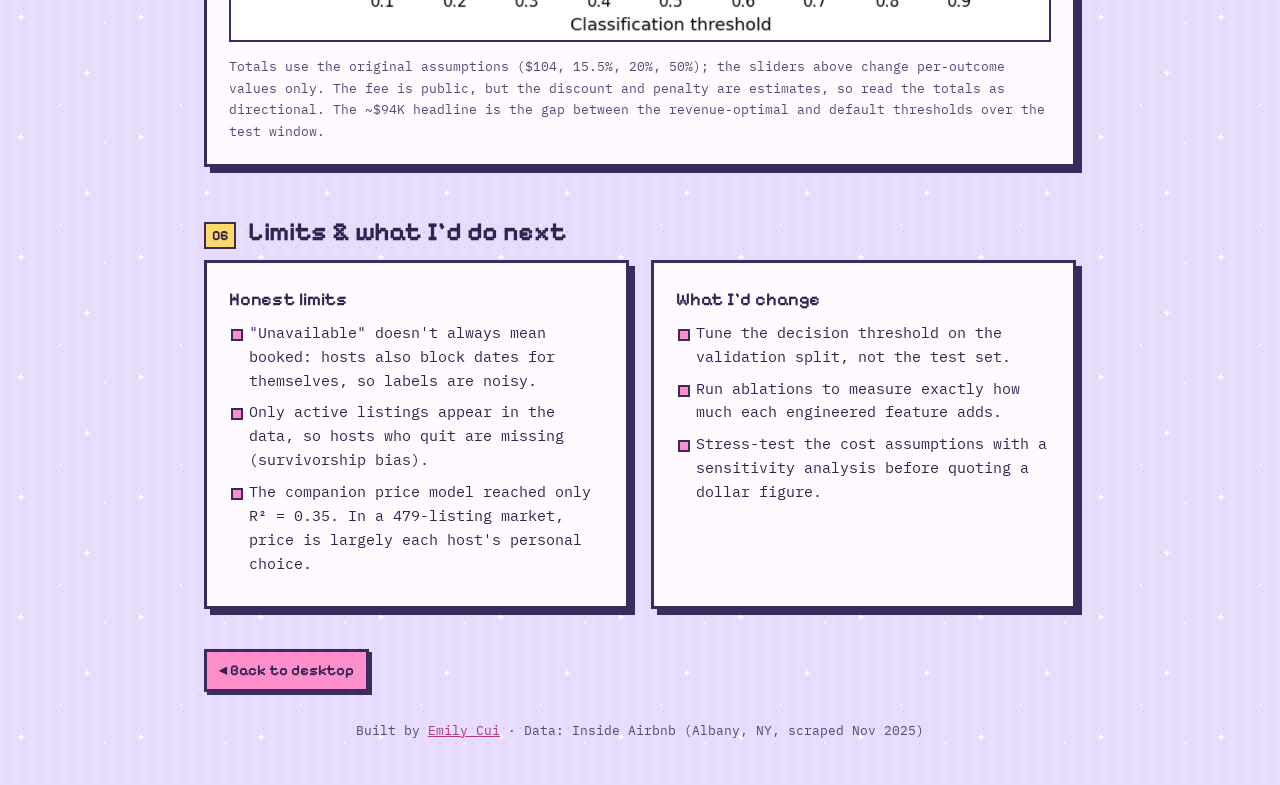
<file: airbnb/index.html>
<!doctype html>
<html lang="en">
<head>
<meta charset="utf-8">
<meta name="viewport" content="width=device-width, initial-scale=1">
<title>Airbnb Albany · Emily Cui</title>
<meta name="description" content="Predicting Airbnb booking likelihood in Albany, NY: a LightGBM + logistic regression ensemble, a leakage fix, and a cost-benefit threshold analysis.">
<link rel="preconnect" href="https://fonts.googleapis.com">
<link rel="preconnect" href="https://fonts.gstatic.com" crossorigin>
<link href="https://fonts.googleapis.com/css2?family=IBM+Plex+Mono:wght@400;500;600&family=Pixelify+Sans:wght@400;600;700&display=swap" rel="stylesheet">
<link rel="stylesheet" href="../assets/pixel.css">
<style>
  :root { --good: #1f8a55; --good-soft: #dcf6ea; --bad: #c2335f; --bad-soft: #ffe1ec;
          --c-lr: var(--blue); --c-lgbm: var(--mint); --c-ens: var(--pink); --accent: #b4357a; }
  @media (prefers-color-scheme: dark) {
    :root:not([data-theme="light"]) { --good: #7ee0b3; --good-soft: #1d3b35; --bad: #ff9cc0; --bad-soft: #432040; --accent: #ff9fd2; }
  }
  :root[data-theme="dark"] { --good: #7ee0b3; --good-soft: #1d3b35; --bad: #ff9cc0; --bad-soft: #432040; --accent: #ff9fd2; }

  .wrap { max-width: 920px; margin: 0 auto; padding-left: 24px; padding-right: 24px; }
  .mono { font-family: "IBM Plex Mono", monospace; }
  .px-h { font-family: "Pixelify Sans", monospace; }

  header.hero { padding-top: 36px; padding-bottom: 12px; }
  .hero-win .win-body { padding: 24px 26px 26px; }
  .eyebrow { font-size: 12.5px; font-weight: 600; letter-spacing: .08em; color: var(--accent); margin-bottom: 12px; }
  h1 { font-family: "Pixelify Sans", monospace; font-weight: 700; font-size: clamp(28px, 5vw, 42px); line-height: 1.12; margin-bottom: 16px; }
  h1 em { font-style: normal; background: linear-gradient(transparent 60%, var(--pink) 60%); padding: 0 4px; }
  .lede { font-size: 16px; max-width: 680px; margin-bottom: 20px; }
  .meta { display: flex; flex-wrap: wrap; gap: 8px; }
  .meta span { font-size: 13px; font-weight: 500; background: var(--chip); border: 2px solid var(--line); padding: 2px 9px; }

  .kpis { display: grid; grid-template-columns: repeat(4, 1fr); gap: 14px; margin-top: 26px; }
  .kpi { background: var(--win-2); border: 3px solid var(--line); box-shadow: 4px 4px 0 var(--shadow); padding: 12px 14px; }
  .kpi .v { font-family: "Pixelify Sans", monospace; font-size: 28px; font-weight: 700; line-height: 1.1; }
  .kpi .l { font-size: 13px; color: var(--muted); margin-top: 4px; line-height: 1.4; }

  section { padding-top: 34px; padding-bottom: 10px; }
  .sec-head { display: flex; align-items: baseline; gap: 12px; margin-bottom: 6px; }
  .sec-num { font-family: "Pixelify Sans", monospace; font-size: 14px; font-weight: 700; background: var(--yellow); color: #2f2350; border: 2px solid var(--line); padding: 0 6px; }
  h2 { font-family: "Pixelify Sans", monospace; font-weight: 700; font-size: 26px; }
  .sec-sub { color: var(--muted); margin-bottom: 20px; max-width: 700px; }
  h3 { font-family: "Pixelify Sans", monospace; font-size: 18px; font-weight: 600; margin-bottom: 6px; }
  p + p { margin-top: 12px; }

  .card { background: var(--win); border: 3px solid var(--line); box-shadow: 6px 6px 0 var(--shadow); padding: 22px; }
  figure img { width: 100%; height: auto; display: block; background: #fff; border: 2px solid var(--line); image-rendering: auto; }
  figcaption { font-size: 13.5px; color: var(--muted); margin-top: 10px; }

  .tabs { display: flex; flex-wrap: wrap; gap: 8px; margin-bottom: 18px; }
  .tab { font-family: "Pixelify Sans", monospace; font-size: 14px; font-weight: 600; padding: 5px 12px; cursor: pointer;
         border: 3px solid var(--line); background: var(--win-2); color: var(--text); box-shadow: 3px 3px 0 var(--shadow); }
  .tab:hover { background: var(--chip); }
  .tab[aria-selected="true"] { background: var(--title-b); color: #2f2350; transform: translate(2px, 2px); box-shadow: 1px 1px 0 var(--shadow); }
  .panel { display: none; }
  .panel.on { display: block; animation: fade .2s steps(3); }
  @keyframes fade { from { opacity: 0; } }
  .insight { margin-top: 14px; padding: 10px 14px; border: 2px dashed var(--line); background: var(--chip); font-size: 14.5px; }

  .feat-grid { display: grid; grid-template-columns: repeat(3, 1fr); gap: 18px; }
  .feat { background: var(--win); border: 3px solid var(--line); box-shadow: 5px 5px 0 var(--shadow); padding: 16px; }
  .feat .k { font-size: 12px; font-weight: 600; letter-spacing: .06em; color: var(--accent); margin-bottom: 6px; }
  .feat p { font-size: 14px; color: var(--muted); }
  .feat code { font-family: "IBM Plex Mono", monospace; font-size: 12.5px; background: var(--chip); padding: 1px 5px; color: var(--text); }

  .bars { display: flex; flex-direction: column; gap: 14px; }
  .bar-row { display: grid; grid-template-columns: 150px 1fr 60px; align-items: center; gap: 12px; cursor: pointer; }
  .bar-row .name { font-family: "Pixelify Sans", monospace; font-size: 15px; font-weight: 600; }
  .bar-track { height: 26px; background: var(--win-2); border: 3px solid var(--line); overflow: hidden; position: relative; }
  .bar-fill { height: 100%; width: 0; transition: width 1s steps(12);
              background-image: repeating-linear-gradient(90deg, transparent 0 14px, rgba(58,42,94,.35) 14px 16px) !important; background-color: var(--c) !important; }
  .bar-row .val { font-size: 14px; font-weight: 600; text-align: right; }
  .bar-row:hover .name, .bar-row.active .name { color: var(--accent); }
  .model-note { margin-top: 18px; font-size: 14.5px; min-height: 72px; }
  .axis { display: grid; grid-template-columns: 150px 1fr 60px; gap: 12px; font-size: 12px; color: var(--muted); }
  .axis div:nth-child(2) { display: flex; justify-content: space-between; }

  .split { display: flex; height: 44px; border: 3px solid var(--line); overflow: hidden; font-size: 12.5px; font-weight: 600; margin: 10px 0 6px; }
  .split > div { display: grid; place-items: center; color: #2f2350; transition: flex .5s steps(6); white-space: nowrap; overflow: hidden; }
  .s-train { background: var(--title-b); }
  .s-val { background: var(--mint); border-left: 3px solid var(--line); }
  .s-test { background: var(--yellow); border-left: 3px solid var(--line); }
  .s-test.leak { background: repeating-linear-gradient(45deg, #ff8fb0 0 8px, #ffb7cc 8px 16px); }
  .toggle { display: inline-flex; gap: 8px; margin-bottom: 14px; }
  .toggle button { font-family: "Pixelify Sans", monospace; font-size: 14px; font-weight: 600; border: 3px solid var(--line); background: var(--win-2);
                   color: var(--text); padding: 5px 12px; cursor: pointer; box-shadow: 3px 3px 0 var(--shadow); }
  .toggle button.on { background: var(--pink); color: #2f2350; transform: translate(2px, 2px); box-shadow: 1px 1px 0 var(--shadow); }
  .leak-text { font-size: 14.5px; min-height: 96px; }
  .tl { display: flex; justify-content: space-between; font-size: 12px; color: var(--muted); }

  .calc { display: grid; grid-template-columns: 1fr 1fr; gap: 28px; }
  .slider { margin-bottom: 18px; }
  .slider label { display: flex; justify-content: space-between; gap: 10px; font-size: 14px; margin-bottom: 6px; }
  .slider label b { font-weight: 600; color: var(--accent); }
  .slider .hint { font-size: 12.5px; color: var(--muted); margin-top: 2px; }
  input[type=range] { width: 100%; accent-color: var(--accent); }
  .matrix { display: grid; grid-template-columns: 90px 1fr 1fr; gap: 8px; font-size: 13px; }
  .matrix .h { color: var(--muted); display: grid; place-items: center; text-align: center; font-size: 12px; font-weight: 500; }
  .cell { border: 3px solid var(--line); padding: 12px 8px; text-align: center; }
  .cell .t { font-size: 11.5px; font-weight: 600; letter-spacing: .03em; }
  .cell .n { font-family: "Pixelify Sans", monospace; font-size: 22px; font-weight: 700; margin-top: 4px; }
  .cell .d { font-size: 11.5px; margin-top: 2px; }
  .pos { background: var(--good-soft); color: var(--good); }
  .neg { background: var(--bad-soft); color: var(--bad); }
  .zero { background: var(--chip); color: var(--muted); }
  .thr-btns { display: flex; gap: 10px; margin: 26px 0 14px; flex-wrap: wrap; }
  .thr-btns button { font-family: "Pixelify Sans", monospace; font-size: 14px; font-weight: 600; padding: 6px 12px; cursor: pointer;
                     border: 3px solid var(--line); background: var(--win-2); color: var(--text); box-shadow: 3px 3px 0 var(--shadow); }
  .thr-btns button.on { background: var(--yellow); color: #2f2350; transform: translate(2px, 2px); box-shadow: 1px 1px 0 var(--shadow); }
  .thr-out { display: grid; grid-template-columns: repeat(2, 1fr); gap: 14px; }
  .thr-out .kpi .v { font-size: 24px; }
  .caveat { font-size: 13px; color: var(--muted); margin-top: 14px; }

  .two { display: grid; grid-template-columns: 1fr 1fr; gap: 22px; }
  ul.clean { list-style: none; }
  ul.clean li { position: relative; padding-left: 20px; margin-bottom: 8px; font-size: 14.5px; }
  ul.clean li::before { content: ""; position: absolute; left: 2px; top: 8px; width: 8px; height: 8px; background: var(--pink); border: 2px solid var(--line); }

  .back-row { padding-top: 30px; }
  footer { padding: 28px 16px 44px; text-align: center; font-size: 13px; color: var(--muted); }
  footer a { color: var(--accent); }

  @media (max-width: 720px) {
    .wrap { padding-left: 16px; padding-right: 16px; }
    .hero-win .win-body { padding: 16px; }
    .kpis { grid-template-columns: repeat(2, 1fr); }
    .feat-grid, .calc, .two { grid-template-columns: 1fr; }
    .bar-row, .axis { grid-template-columns: 96px 1fr 52px; }
    .card { padding: 16px; }
    .split { font-size: 11px; }
  }
</style>
</head>
<body class="readable">

<nav class="menubar" aria-label="Site">
  <a class="brand" href="../"><i></i>Emily.OS</a>
  <a class="m" href="../#projects">Projects</a>
  <a class="m" href="../research/">Research</a>
  <a class="m" href="../#contact">Contact</a>
  <span class="spacer"></span>
  <button class="m" id="themeBtn" aria-label="Toggle dark mode">☾</button>
</nav>

<main>
  <header class="hero wrap">
   <div class="win hero-win">
    <div class="win-bar"><span>C:\Emily\projects\Data_Science\airbnb_albany</span><span class="grip"></span><span class="wbtns"><a class="wbtn" href="../#projects" aria-label="Close and go back" style="text-decoration:none">×</a></span></div>
    <div class="win-body">
    <div class="eyebrow">PROJECT · MACHINE LEARNING</div>
    <h1>Will this Airbnb get booked tonight? <em>Predicting demand in Albany, NY.</em></h1>
    <p class="lede">
      Albany's visitors are lobbyists, students, and their families, not tourists, so generic pricing tools miss its demand.
      We built a model that predicts whether a listing will be booked on a given night, then turned its output into a
      business decision with a cost-benefit analysis.
    </p>
    <div class="meta">
      <span>Data Science &amp; AI for Business · NYU · Spring 2026</span>
      <span>4-person team</span>
      <span>My role: modeling &amp; evaluation</span>
    </div>
    <div class="kpis">
      <div class="kpi"><div class="v">479</div><div class="l">active listings across 15 wards</div></div>
      <div class="kpi"><div class="v">307K</div><div class="l">listing-night rows</div></div>
      <div class="kpi"><div class="v">0.90</div><div class="l">test AUC (baseline 0.77)</div></div>
      <div class="kpi"><div class="v">~$94K</div><div class="l">estimated gain vs. default threshold</div></div>
    </div>
    </div>
   </div>
  </header>

  <!-- 01 data -->
  <section class="wrap">
    <div class="sec-head"><span class="sec-num">01</span><h2>What drives demand</h2></div>
    <p class="sec-sub">We joined Inside Airbnb's listings and calendar files into one row per listing per night. 32.9% of listing-nights were booked. Click through what we found.</p>
    <div class="card">
      <div class="tabs" role="tablist" data-group="eda">
        <button class="tab" role="tab" aria-selected="true" data-target="eda-season">Seasonality</button>
        <button class="tab" role="tab" aria-selected="false" data-target="eda-week">Day of week</button>
        <button class="tab" role="tab" aria-selected="false" data-target="eda-ward">Neighborhood</button>
        <button class="tab" role="tab" aria-selected="false" data-target="eda-price">Price</button>
        <button class="tab" role="tab" aria-selected="false" data-target="eda-room">Room type</button>
      </div>
      <div class="panel on" id="eda-season">
        <figure><img src="img/monthly.png" alt="Monthly occupancy rate trend" loading="lazy"></figure>
        <div class="insight">Summer peaks near 48%; winter falls below 31%. The swing is milder than in tourist cities, because government and university travel keeps demand going year-round.</div>
      </div>
      <div class="panel" id="eda-week">
        <figure><img src="img/weekday.png" alt="Occupancy by day of week" loading="lazy"></figure>
        <div class="insight">Friday and Saturday reach about 41% versus 37% on weekdays: a real but modest weekend lift for a city that isn't a weekend getaway.</div>
      </div>
      <div class="panel" id="eda-ward">
        <figure><img src="img/wards.png" alt="Occupancy rate by ward" loading="lazy"></figure>
        <div class="insight">Location matters on its own: the First Ward is booked about half the time, the Fifth Ward under 20%. This motivated a neighborhood occupancy feature.</div>
      </div>
      <div class="panel" id="eda-price">
        <figure><img src="img/pricebucket.png" alt="Occupancy by price bucket" loading="lazy"></figure>
        <div class="insight">Occupancy is not simply "cheaper is better": $150–200 listings do best (~51%) and $300–500 listings worst (~12%). A linear model can't capture this shape; trees can.</div>
      </div>
      <div class="panel" id="eda-room">
        <figure><img src="img/roomtype.png" alt="Occupancy by room type" loading="lazy"></figure>
        <div class="insight">Private rooms are booked more often than entire homes (43.6% vs 35.4%). Hotel rooms look near-perfect, but they are a tiny sample.</div>
      </div>
    </div>
  </section>

  <!-- 02 features -->
  <section class="wrap">
    <div class="sec-head"><span class="sec-num">02</span><h2>Features we engineered</h2></div>
    <p class="sec-sub">25 features in the final occupancy model. These three carried the most signal beyond the raw listing data.</p>
    <div class="feat-grid">
      <div class="feat">
        <div class="k">BOOKING HISTORY</div>
        <h3>Lag features</h3>
        <p>Rolling 30- and 60-day booking counts and occupancy, shifted by one day with <code>shift(1)</code> so a row never sees its own label.</p>
      </div>
      <div class="feat">
        <div class="k">LOCATION</div>
        <h3>Neighborhood demand</h3>
        <p>Each ward's historical occupancy, computed with 5-fold target encoding on training data only, so test outcomes never leak into the feature.</p>
      </div>
      <div class="feat">
        <div class="k">TIME</div>
        <h3>Calendar signals</h3>
        <p>Month, day of week, weekend flag, and quarter, letting the model learn seasonal and weekly patterns directly.</p>
      </div>
    </div>
  </section>

  <!-- 03 models -->
  <section class="wrap">
    <div class="sec-head"><span class="sec-num">03</span><h2>Models</h2></div>
    <p class="sec-sub">We trained on the first 8 months and tested on the last 3, never shuffling across time. Click a model to see why it scored the way it did.</p>
    <div class="card">
      <div class="bars" id="bars">
        <div class="bar-row" data-i="0"><span class="name">Logistic Reg.</span><div class="bar-track"><div class="bar-fill" style="--c:var(--c-lr)" data-w="0.767"></div></div><span class="val">0.767</span></div>
        <div class="bar-row" data-i="1"><span class="name">LightGBM</span><div class="bar-track"><div class="bar-fill" style="--c:var(--c-lgbm)" data-w="0.875"></div></div><span class="val">0.875</span></div>
        <div class="bar-row active" data-i="2"><span class="name">Ensemble</span><div class="bar-track"><div class="bar-fill" style="--c:var(--c-ens)" data-w="0.899"></div></div><span class="val">0.899</span></div>
      </div>
      <div class="axis" style="margin-top:6px"><div></div><div><span>AUC 0.5 (random)</span><span>1.0</span></div><div></div></div>
      <div class="model-note" id="modelNote"></div>
      <div class="tabs" style="margin-top:18px" data-group="mfig">
        <button class="tab" aria-selected="true" data-target="m-roc">ROC curves</button>
        <button class="tab" aria-selected="false" data-target="m-dist">Predicted probabilities</button>
        <button class="tab" aria-selected="false" data-target="m-imp">Feature importance</button>
      </div>
      <div class="panel on" id="m-roc"><figure><img src="img/roc.png" alt="ROC curves for all models" loading="lazy"></figure></div>
      <div class="panel" id="m-dist"><figure><img src="img/probdist.png" alt="Ensemble predicted probability distribution" loading="lazy"><figcaption>The ensemble separates booked from unbooked nights into two clear peaks.</figcaption></figure></div>
      <div class="panel" id="m-imp"><figure><img src="img/importance.png" alt="Ensemble feature importance" loading="lazy"><figcaption>Month, neighborhood demand, and review activity lead. Price matters to LightGBM but not to the linear model, because its effect isn't linear.</figcaption></figure></div>
    </div>
  </section>

  <!-- 04 leakage -->
  <section class="wrap">
    <div class="sec-head"><span class="sec-num">04</span><h2>The bug that made us look too good</h2></div>
    <p class="sec-sub">LightGBM uses early stopping: training halts when a monitored score stops improving. The question is which data it monitors.</p>
    <div class="card">
      <div class="toggle" id="leakToggle">
        <button data-mode="before" class="on">Before the fix</button>
        <button data-mode="after">After the fix</button>
      </div>
      <div class="tl"><span>Apr 2025</span><span>time →</span><span>Feb 2026</span></div>
      <div class="split" id="split">
        <div class="s-train" style="flex: 8">Train (8 months)</div>
        <div class="s-val" style="flex: 0"></div>
        <div class="s-test leak" style="flex: 3" id="testSeg">Test · also used for early stopping</div>
      </div>
      <div class="leak-text" id="leakText"></div>
    </div>
  </section>

  <!-- 05 calculator -->
  <section class="wrap">
    <div class="sec-head"><span class="sec-num">05</span><h2>From probability to dollars</h2></div>
    <p class="sec-sub">A model outputs a probability; a business needs a yes/no. We framed Airbnb surfacing likely-to-book listings, and priced each kind of right and wrong answer. Drag the assumptions to see how each outcome's value changes.</p>
    <div class="card">
      <div class="calc">
        <div>
          <div class="slider">
            <label>Median nightly price <b id="o-price"></b></label>
            <input type="range" id="price" min="60" max="200" step="1" value="104">
          </div>
          <div class="slider">
            <label>Airbnb service fee <b id="o-fee"></b></label>
            <input type="range" id="fee" min="5" max="20" step="0.5" value="15.5">
          </div>
          <div class="slider">
            <label>Host discount after a missed booking <b id="o-disc"></b></label>
            <input type="range" id="disc" min="0" max="50" step="1" value="20">
            <div class="hint">False negative: the host cuts the price unnecessarily.</div>
          </div>
          <div class="slider">
            <label>Penalty for a predicted booking that stays empty <b id="o-pen"></b></label>
            <input type="range" id="pen" min="0" max="100" step="1" value="50">
            <div class="hint">False positive: the host turns away other guests. % of median price.</div>
          </div>
        </div>
        <div>
          <div class="matrix">
            <div></div><div class="h">Actually booked</div><div class="h">Actually empty</div>
            <div class="h">Predicted booked</div>
            <div class="cell pos"><div class="t">TRUE POSITIVE</div><div class="n" id="v-tp"></div><div class="d">full fee</div></div>
            <div class="cell neg"><div class="t">FALSE POSITIVE</div><div class="n" id="v-fp"></div><div class="d">vacancy penalty</div></div>
            <div class="h">Predicted empty</div>
            <div class="cell pos" id="c-fn"><div class="t">FALSE NEGATIVE</div><div class="n" id="v-fn"></div><div class="d">fee on discounted price</div></div>
            <div class="cell zero"><div class="t">TRUE NEGATIVE</div><div class="n">$0.00</div><div class="d">nothing happens</div></div>
          </div>
          <p class="caveat" id="ratio"></p>
        </div>
      </div>

      <div class="thr-btns" id="thrBtns">
        <button data-t="0.50">Default · 0.50</button>
        <button data-t="0.64" class="on">F1-optimal · 0.64</button>
        <button data-t="0.85">Revenue-optimal · 0.85</button>
      </div>
      <div class="thr-out">
        <div class="kpi"><div class="v" id="t-rev"></div><div class="l">estimated revenue on the 3-month test set</div></div>
        <div class="kpi"><div class="v" id="t-gain"></div><div class="l">versus the default 0.50 threshold</div></div>
      </div>
      <figure style="margin-top:18px"><img src="img/revenue.png" alt="Revenue impact by threshold" loading="lazy"></figure>
      <p class="caveat">Totals use the original assumptions ($104, 15.5%, 20%, 50%); the sliders above change per-outcome values only. The fee is public, but the discount and penalty are estimates, so read the totals as directional. The ~$94K headline is the gap between the revenue-optimal and default thresholds over the test window.</p>
    </div>
  </section>

  <!-- 06 reflection -->
  <section class="wrap">
    <div class="sec-head"><span class="sec-num">06</span><h2>Limits &amp; what I'd do next</h2></div>
    <div class="two">
      <div class="card">
        <h3>Honest limits</h3>
        <ul class="clean">
          <li>"Unavailable" doesn't always mean booked: hosts also block dates for themselves, so labels are noisy.</li>
          <li>Only active listings appear in the data, so hosts who quit are missing (survivorship bias).</li>
          <li>The companion price model reached only R² = 0.35. In a 479-listing market, price is largely each host's personal choice.</li>
        </ul>
      </div>
      <div class="card">
        <h3>What I'd change</h3>
        <ul class="clean">
          <li>Tune the decision threshold on the validation split, not the test set.</li>
          <li>Run ablations to measure exactly how much each engineered feature adds.</li>
          <li>Stress-test the cost assumptions with a sensitivity analysis before quoting a dollar figure.</li>
        </ul>
      </div>
    </div>
  </section>
  <div class="wrap back-row"><a class="pbtn pink" href="../#projects">◂ Back to desktop</a></div>
</main>

<footer>Built by <a href="../">Emily Cui</a> · Data: Inside Airbnb (Albany, NY, scraped Nov 2025)</footer>

<script>
  // theme
  const root = document.documentElement;
  try { const t = localStorage.getItem('theme'); if (t) root.dataset.theme = t; } catch (e) {}
  document.getElementById('themeBtn').addEventListener('click', () => {
    const dark = root.dataset.theme ? root.dataset.theme === 'dark' : matchMedia('(prefers-color-scheme: dark)').matches;
    root.dataset.theme = dark ? 'light' : 'dark';
    try { localStorage.setItem('theme', root.dataset.theme); } catch (e) {}
  });

  // tabs
  document.querySelectorAll('.tabs').forEach(group => {
    const tabs = group.querySelectorAll('.tab');
    tabs.forEach(tab => tab.addEventListener('click', () => {
      tabs.forEach(t => {
        t.setAttribute('aria-selected', t === tab);
        document.getElementById(t.dataset.target).classList.toggle('on', t === tab);
      });
    }));
  });

  // model bars
  const notes = [
    '<b>Logistic regression (0.767)</b> was our baseline: median imputation, balanced class weights, standardized features. Its predictions bunch between 0.3 and 0.7 because it can only draw straight lines, and price affects demand in a curve.',
    '<b>LightGBM (0.875)</b> is gradient-boosted trees: each new tree focuses on the previous ones\' mistakes. It captures non-linear effects like the price sweet spot and makes confident predictions near 0 and 1.',
    '<b>Ensemble (0.899)</b> combines both. When LightGBM is confidently wrong, the logistic model pulls it back; the trees capture interactions the linear model misses. The result is our best and most stable model.'
  ];
  const rows = document.querySelectorAll('.bar-row');
  const note = document.getElementById('modelNote');
  function pick(i) { rows.forEach(r => r.classList.toggle('active', +r.dataset.i === i)); note.innerHTML = notes[i]; }
  rows.forEach(r => r.addEventListener('click', () => pick(+r.dataset.i)));
  pick(2);
  const barObs = new IntersectionObserver(es => es.forEach(e => {
    if (e.isIntersecting) {
      document.querySelectorAll('.bar-fill').forEach(b => b.style.width = ((+b.dataset.w - 0.5) / 0.5 * 100) + '%');
      barObs.disconnect();
    }
  }), { threshold: 0.3 });
  barObs.observe(document.getElementById('bars'));

  // leakage toggle
  const leakTexts = {
    before: '<b>Before:</b> early stopping watched the <b>test set</b>. The model kept training until test performance peaked, so the test score was partly chosen by the test data itself. The reported AUC was optimistic: it measured how well we fit the test set, not how well we would predict the future.',
    after: '<b>After:</b> we split off the <b>last 15% of the training period</b>, kept in time order, purely for early stopping. The test set stays untouched until one final evaluation, so the 0.90 AUC is an honest estimate of performance on unseen months.'
  };
  const split = document.getElementById('split');
  const [segTrain, segVal, segTest] = split.children;
  function leak(mode) {
    document.querySelectorAll('#leakToggle button').forEach(b => b.classList.toggle('on', b.dataset.mode === mode));
    if (mode === 'before') {
      segTrain.style.flex = 8; segTrain.textContent = 'Train (8 months)';
      segVal.style.flex = 0; segVal.textContent = '';
      segTest.classList.add('leak'); segTest.textContent = 'Test · also used for early stopping';
    } else {
      segTrain.style.flex = 6.8; segTrain.textContent = 'Train';
      segVal.style.flex = 1.2; segVal.textContent = 'Val 15%';
      segTest.classList.remove('leak'); segTest.textContent = 'Test · held out';
    }
    document.getElementById('leakText').innerHTML = leakTexts[mode];
  }
  document.querySelectorAll('#leakToggle button').forEach(b => b.addEventListener('click', () => leak(b.dataset.mode)));
  leak('before');

  // calculator
  const $ = id => document.getElementById(id);
  const money = v => (v < 0 ? '−$' : '$') + Math.abs(v).toFixed(2);
  function calc() {
    const p = +$('price').value, f = +$('fee').value / 100, d = +$('disc').value / 100, pen = +$('pen').value / 100;
    $('o-price').textContent = '$' + p; $('o-fee').textContent = (f * 100).toFixed(1) + '%';
    $('o-disc').textContent = Math.round(d * 100) + '%'; $('o-pen').textContent = Math.round(pen * 100) + '%';
    const tp = p * f, fn = p * (1 - d) * f, fp = -p * pen;
    $('v-tp').textContent = money(tp); $('v-fn').textContent = money(fn); $('v-fp').textContent = money(fp);
    $('ratio').textContent = fp < 0
      ? `One false positive wipes out the fee from ${(Math.abs(fp) / tp).toFixed(1)} correct bookings, which is why the best threshold is high: the model should only say "booked" when it is very sure.`
      : 'With no vacancy penalty, false positives cost nothing, and a low threshold would win.';
  }
  ['price', 'fee', 'disc', 'pen'].forEach(id => $(id).addEventListener('input', calc));
  calc();

  const thr = { '0.50': -21090, '0.64': 36669, '0.85': 72909 };
  const usd = v => (v < 0 ? '−$' : '$') + Math.abs(v).toLocaleString('en-US');
  function setThr(t) {
    document.querySelectorAll('#thrBtns button').forEach(b => b.classList.toggle('on', b.dataset.t === t));
    $('t-rev').textContent = usd(thr[t]);
    const g = thr[t] - thr['0.50'];
    $('t-gain').textContent = g === 0 ? '—' : '+' + usd(g);
  }
  document.querySelectorAll('#thrBtns button').forEach(b => b.addEventListener('click', () => setThr(b.dataset.t)));
  setThr('0.64');
</script>
<script data-goatcounter="https://emilycui.goatcounter.com/count" async src="https://gc.zgo.at/count.js"></script>
</body>
</html>
</file>
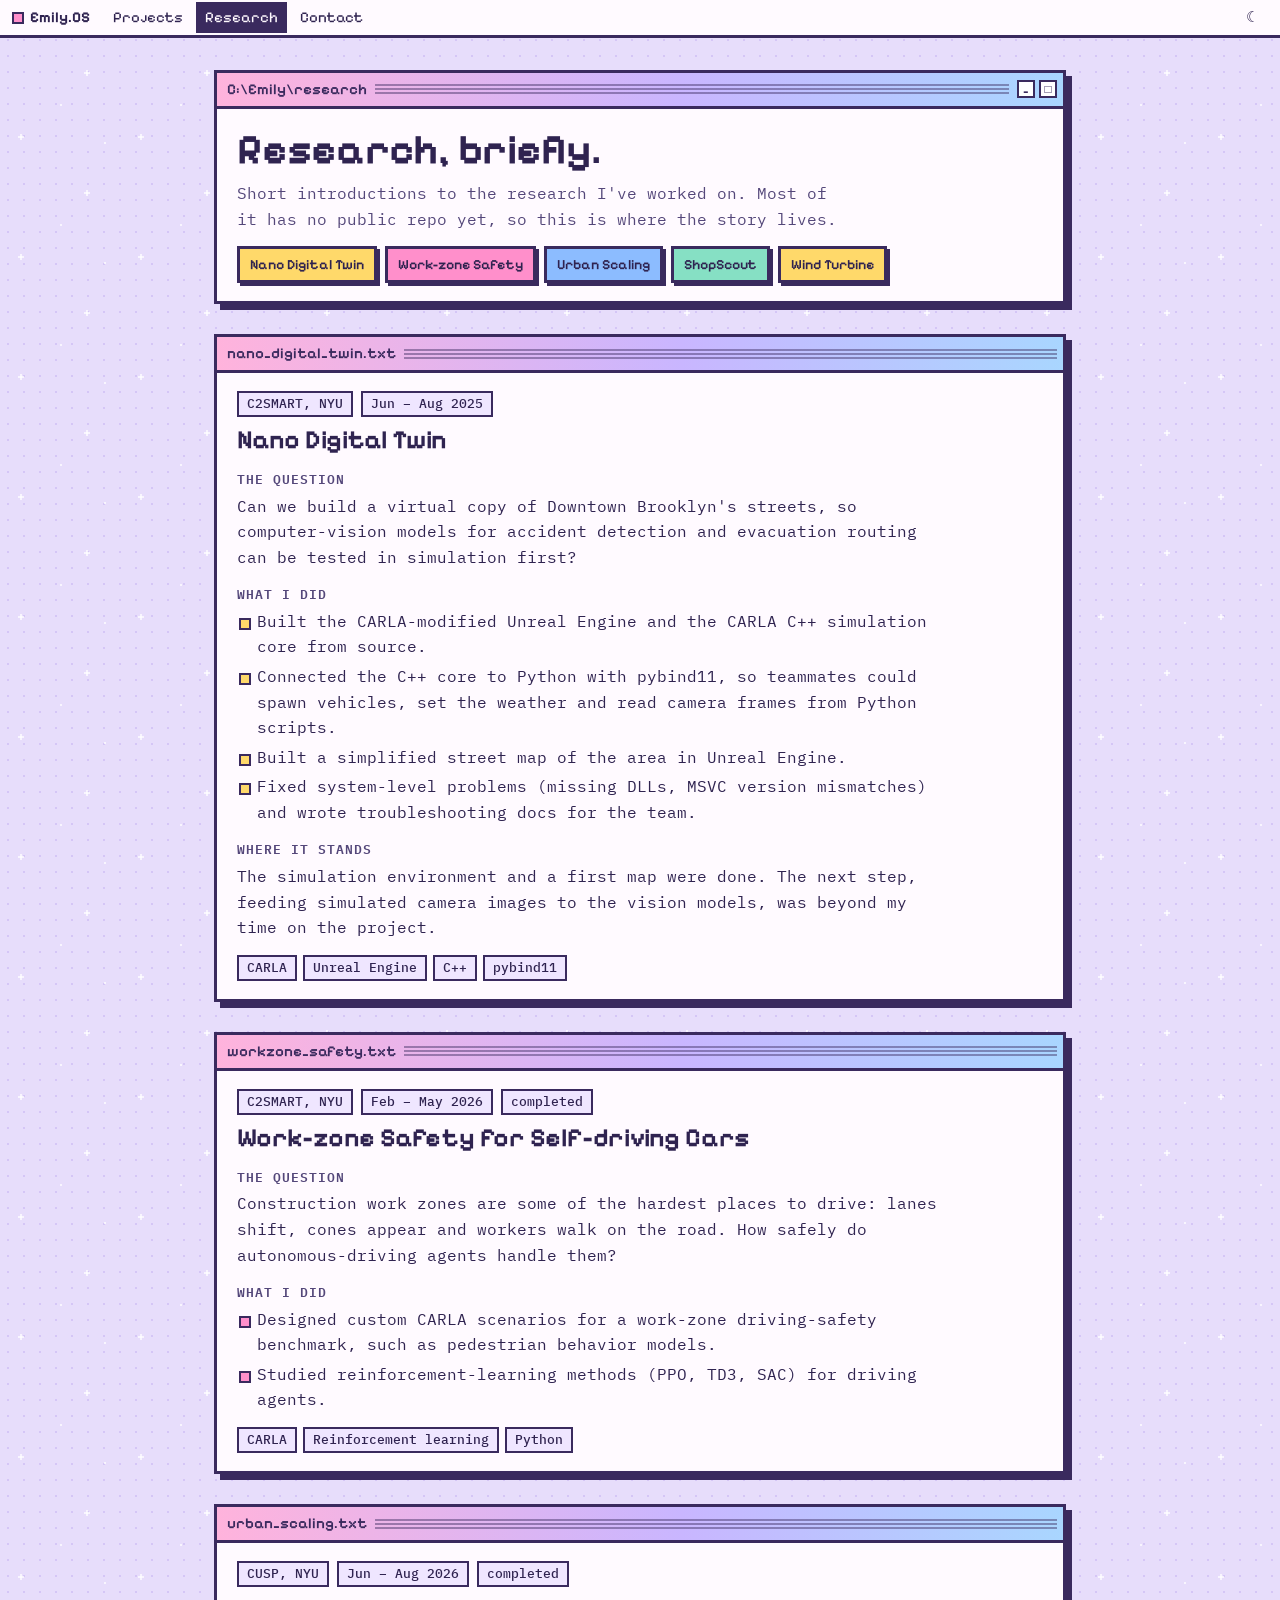
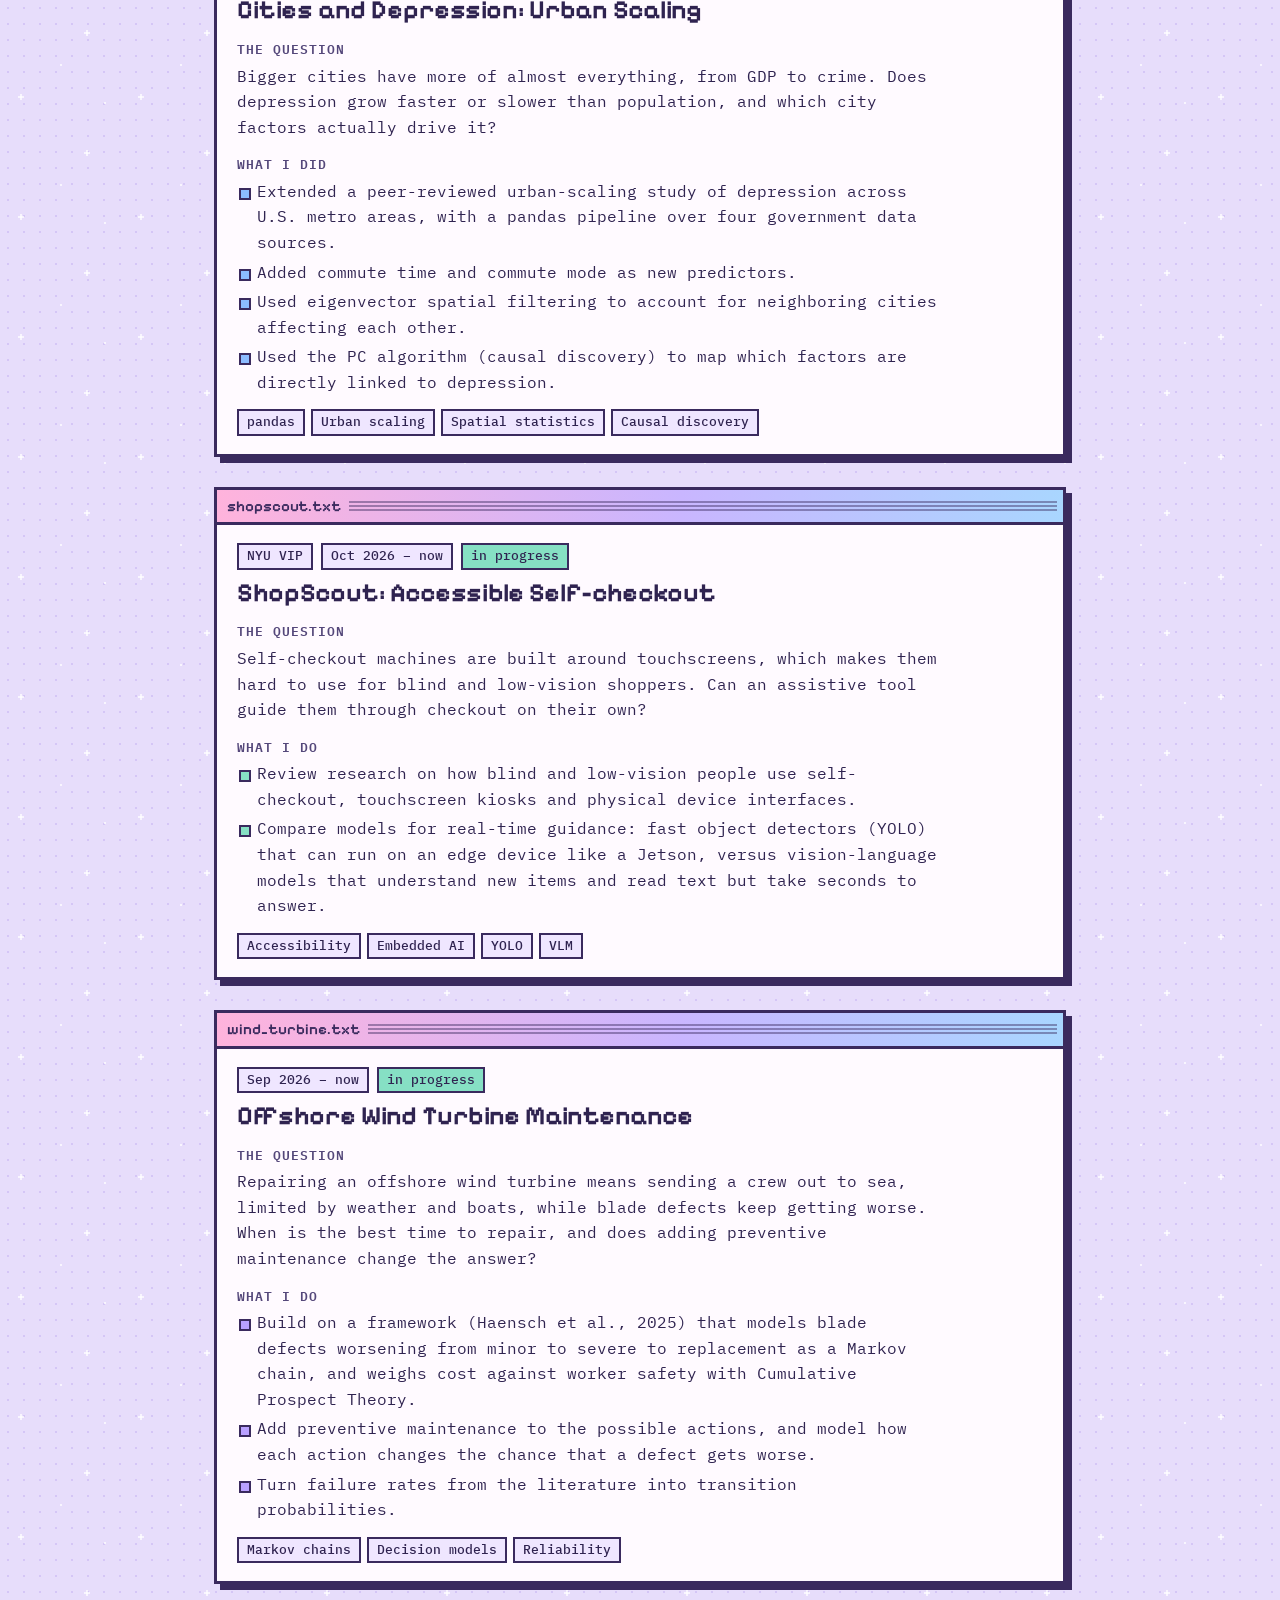
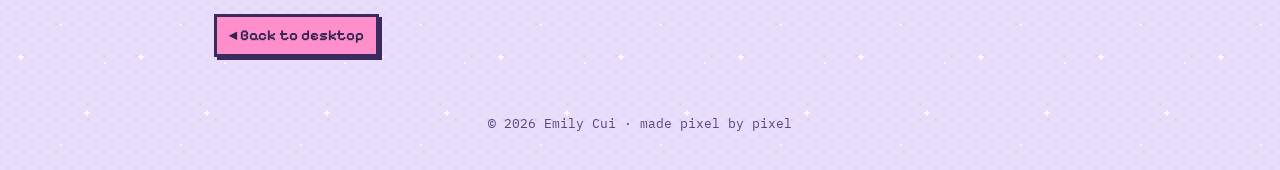
<file: research/index.html>
<!doctype html>
<html lang="en">
<head>
<meta charset="utf-8">
<meta name="viewport" content="width=device-width, initial-scale=1">
<title>Research · Emily Cui</title>
<meta name="description" content="Brief introductions to Emily Cui's research projects: digital twins, work-zone safety, urban scaling, assistive self-checkout, and wind-turbine maintenance.">
<link rel="preconnect" href="https://fonts.googleapis.com">
<link rel="preconnect" href="https://fonts.gstatic.com" crossorigin>
<link href="https://fonts.googleapis.com/css2?family=IBM+Plex+Mono:wght@400;500;600&family=Pixelify+Sans:wght@400;600;700&display=swap" rel="stylesheet">
<link rel="stylesheet" href="../assets/pixel.css">
<style>
  .page { max-width: 900px; margin: 32px auto 56px; padding: 0 24px; display: flex; flex-direction: column; gap: 30px; }
  .head h1 { font-family: "Pixelify Sans", monospace; font-size: clamp(30px, 5vw, 42px); font-weight: 700; line-height: 1.1; margin-bottom: 8px; }
  .head p { color: var(--muted); max-width: 60ch; }
  .toc { display: flex; flex-wrap: wrap; gap: 8px; margin-top: 14px; }
  .toc a { font-size: 14px; padding: 4px 10px; }

  .brief { scroll-margin-top: 56px; }
  .brief .meta { display: flex; flex-wrap: wrap; gap: 8px; align-items: center; margin-bottom: 8px; }
  .brief h2 { font-family: "Pixelify Sans", monospace; font-size: 26px; font-weight: 700; line-height: 1.15; margin-bottom: 12px; }
  .brief h3 { font-family: "IBM Plex Mono", monospace; font-size: 12.5px; font-weight: 600; letter-spacing: .08em; color: var(--muted); margin: 14px 0 4px; }
  .brief p { max-width: 70ch; }
  .brief ul { list-style: none; max-width: 70ch; }
  .brief li { position: relative; padding-left: 20px; margin-bottom: 4px; }
  .brief li::before { content: ""; position: absolute; left: 2px; top: 9px; width: 8px; height: 8px; background: var(--c, var(--pink)); border: 2px solid var(--line); }
  .brief .tags { display: flex; flex-wrap: wrap; gap: 6px; margin-top: 14px; }
  .chip.now { background: var(--mint); color: #2f2350; }
  .back { align-self: flex-start; }
  footer { text-align: center; color: var(--muted); padding: 0 16px 36px; font-size: 13px; }
  @media (max-width: 560px) {
    .page { padding: 0 16px; margin-top: 22px; }
    .win-body { padding: 14px; }
    .brief h2 { font-size: 22px; }
  }
</style>
</head>
<body class="readable">

<nav class="menubar" aria-label="Site">
  <a class="brand" href="../"><i></i>Emily.OS</a>
  <a class="m" href="../#projects">Projects</a>
  <a class="m" href="./" aria-current="page">Research</a>
  <a class="m" href="../#contact">Contact</a>
  <span class="spacer"></span>
  <button class="m" id="themeBtn" aria-label="Toggle dark mode">☾</button>
</nav>

<main class="page">
  <section class="win head">
    <div class="win-bar"><span>C:\Emily\research</span><span class="grip"></span><span class="wbtns"><span class="wbtn">_</span><span class="wbtn">□</span></span></div>
    <div class="win-body">
      <h1>Research, briefly.</h1>
      <p>Short introductions to the research I've worked on. Most of it has no public repo yet, so this is where the story lives.</p>
      <div class="toc">
        <a class="pbtn" href="#digital-twin">Nano Digital Twin</a>
        <a class="pbtn pink" href="#workzone">Work-zone Safety</a>
        <a class="pbtn blue" href="#urban-scaling">Urban Scaling</a>
        <a class="pbtn mint" href="#shopscout">ShopScout</a>
        <a class="pbtn" href="#wind-turbine">Wind Turbine</a>
      </div>
    </div>
  </section>

  <article class="win brief" id="digital-twin" style="--c:var(--yellow)">
    <div class="win-bar"><span>nano_digital_twin.txt</span><span class="grip"></span></div>
    <div class="win-body">
      <div class="meta"><span class="chip">C2SMART, NYU</span><span class="chip">Jun – Aug 2025</span></div>
      <h2>Nano Digital Twin</h2>
      <h3>THE QUESTION</h3>
      <p>Can we build a virtual copy of Downtown Brooklyn's streets, so computer-vision models for accident detection and evacuation routing can be tested in simulation first?</p>
      <h3>WHAT I DID</h3>
      <ul>
        <li>Built the CARLA-modified Unreal Engine and the CARLA C++ simulation core from source.</li>
        <li>Connected the C++ core to Python with pybind11, so teammates could spawn vehicles, set the weather and read camera frames from Python scripts.</li>
        <li>Built a simplified street map of the area in Unreal Engine.</li>
        <li>Fixed system-level problems (missing DLLs, MSVC version mismatches) and wrote troubleshooting docs for the team.</li>
      </ul>
      <h3>WHERE IT STANDS</h3>
      <p>The simulation environment and a first map were done. The next step, feeding simulated camera images to the vision models, was beyond my time on the project.</p>
      <div class="tags"><span class="chip">CARLA</span><span class="chip">Unreal Engine</span><span class="chip">C++</span><span class="chip">pybind11</span></div>
    </div>
  </article>

  <article class="win brief" id="workzone" style="--c:var(--pink)">
    <div class="win-bar"><span>workzone_safety.txt</span><span class="grip"></span></div>
    <div class="win-body">
      <div class="meta"><span class="chip">C2SMART, NYU</span><span class="chip">Feb – May 2026</span><span class="chip">completed</span></div>
      <h2>Work-zone Safety for Self-driving Cars</h2>
      <h3>THE QUESTION</h3>
      <p>Construction work zones are some of the hardest places to drive: lanes shift, cones appear and workers walk on the road. How safely do autonomous-driving agents handle them?</p>
      <h3>WHAT I DID</h3>
      <ul>
        <li>Designed custom CARLA scenarios for a work-zone driving-safety benchmark, such as pedestrian behavior models.</li>
        <li>Studied reinforcement-learning methods (PPO, TD3, SAC) for driving agents.</li>
      </ul>
      <div class="tags"><span class="chip">CARLA</span><span class="chip">Reinforcement learning</span><span class="chip">Python</span></div>
    </div>
  </article>

  <article class="win brief" id="urban-scaling" style="--c:var(--blue)">
    <div class="win-bar"><span>urban_scaling.txt</span><span class="grip"></span></div>
    <div class="win-body">
      <div class="meta"><span class="chip">CUSP, NYU</span><span class="chip">Jun – Aug 2026</span><span class="chip">completed</span></div>
      <h2>Cities and Depression: Urban Scaling</h2>
      <h3>THE QUESTION</h3>
      <p>Bigger cities have more of almost everything, from GDP to crime. Does depression grow faster or slower than population, and which city factors actually drive it?</p>
      <h3>WHAT I DID</h3>
      <ul>
        <li>Extended a peer-reviewed urban-scaling study of depression across U.S. metro areas, with a pandas pipeline over four government data sources.</li>
        <li>Added commute time and commute mode as new predictors.</li>
        <li>Used eigenvector spatial filtering to account for neighboring cities affecting each other.</li>
        <li>Used the PC algorithm (causal discovery) to map which factors are directly linked to depression.</li>
      </ul>
      <div class="tags"><span class="chip">pandas</span><span class="chip">Urban scaling</span><span class="chip">Spatial statistics</span><span class="chip">Causal discovery</span></div>
    </div>
  </article>

  <article class="win brief" id="shopscout" style="--c:var(--mint)">
    <div class="win-bar"><span>shopscout.txt</span><span class="grip"></span></div>
    <div class="win-body">
      <div class="meta"><span class="chip">NYU VIP</span><span class="chip">Oct 2026 – now</span><span class="chip now">in progress</span></div>
      <h2>ShopScout: Accessible Self-checkout</h2>
      <h3>THE QUESTION</h3>
      <p>Self-checkout machines are built around touchscreens, which makes them hard to use for blind and low-vision shoppers. Can an assistive tool guide them through checkout on their own?</p>
      <h3>WHAT I DO</h3>
      <ul>
        <li>Review research on how blind and low-vision people use self-checkout, touchscreen kiosks and physical device interfaces.</li>
        <li>Compare models for real-time guidance: fast object detectors (YOLO) that can run on an edge device like a Jetson, versus vision-language models that understand new items and read text but take seconds to answer.</li>
      </ul>
      <div class="tags"><span class="chip">Accessibility</span><span class="chip">Embedded AI</span><span class="chip">YOLO</span><span class="chip">VLM</span></div>
    </div>
  </article>

  <article class="win brief" id="wind-turbine" style="--c:var(--lilac)">
    <div class="win-bar"><span>wind_turbine.txt</span><span class="grip"></span></div>
    <div class="win-body">
      <div class="meta"><span class="chip">Sep 2026 – now</span><span class="chip now">in progress</span></div>
      <h2>Offshore Wind Turbine Maintenance</h2>
      <h3>THE QUESTION</h3>
      <p>Repairing an offshore wind turbine means sending a crew out to sea, limited by weather and boats, while blade defects keep getting worse. When is the best time to repair, and does adding preventive maintenance change the answer?</p>
      <h3>WHAT I DO</h3>
      <ul>
        <li>Build on a framework (Haensch et al., 2025) that models blade defects worsening from minor to severe to replacement as a Markov chain, and weighs cost against worker safety with Cumulative Prospect Theory.</li>
        <li>Add preventive maintenance to the possible actions, and model how each action changes the chance that a defect gets worse.</li>
        <li>Turn failure rates from the literature into transition probabilities.</li>
      </ul>
      <div class="tags"><span class="chip">Markov chains</span><span class="chip">Decision models</span><span class="chip">Reliability</span></div>
    </div>
  </article>

  <a class="pbtn pink back" href="../#projects">◂ Back to desktop</a>
</main>

<footer>© <span id="yr"></span> Emily Cui · made pixel by pixel</footer>

<script>
document.getElementById("yr").textContent = new Date().getFullYear();
const root = document.documentElement;
try { const t = localStorage.getItem("theme"); if (t) root.dataset.theme = t; } catch (e) {}
document.getElementById("themeBtn").addEventListener("click", () => {
  const dark = root.dataset.theme ? root.dataset.theme === "dark" : matchMedia("(prefers-color-scheme: dark)").matches;
  root.dataset.theme = dark ? "light" : "dark";
  try { localStorage.setItem("theme", root.dataset.theme); } catch (e) {}
});
</script>
<script data-goatcounter="https://emilycui.goatcounter.com/count" async src="https://gc.zgo.at/count.js"></script>
</body>
</html>
</file>
<file: assets/pixel.css>
/* Emily.OS — shared pixel styles (pastel lilac) */
:root {
  --bg: #e7ddfb;
  --bg-dot: #d5c6f6;
  --win: #fffaff;
  --win-2: #f6f0ff;
  --text: #2f2350;
  --muted: #54477a;
  --line: #3a2a5e;
  --shadow: #3a2a5e;
  --bar-ink: #3a2a5e;
  --title-a: #ffb3dc;
  --title-b: #c9b6ff;
  --title-c: #a9d6ff;
  --pink: #ff8fcb;
  --mint: #86e0c4;
  --blue: #8cbcff;
  --yellow: #ffd96a;
  --lilac: #b9a0ff;
  --peach: #ffb48c;
  --chip: #efe6ff;
}
@media (prefers-color-scheme: dark) {
  :root:not([data-theme="light"]) {
    --bg: #1d1633;
    --bg-dot: #2b2250;
    --win: #2a2147;
    --win-2: #231b3d;
    --text: #f1eaff;
    --muted: #d2c7f2;
    --line: #c9b6ff;
    --shadow: #0c0818;
    --title-a: #f59bcd;
    --title-b: #b49cff;
    --title-c: #8fc4ff;
    --chip: #362b5c;
  }
}
:root[data-theme="dark"] {
  --bg: #1d1633;
  --bg-dot: #2b2250;
  --win: #2a2147;
  --win-2: #231b3d;
  --text: #f1eaff;
  --muted: #d2c7f2;
  --line: #c9b6ff;
  --shadow: #0c0818;
  --title-a: #f59bcd;
  --title-b: #b49cff;
  --title-c: #8fc4ff;
  --chip: #362b5c;
}

* { box-sizing: border-box; margin: 0; padding: 0; }
html { scroll-behavior: smooth; }
body {
  min-height: 100vh;
  background-color: var(--bg);
  background-image:
    url("data:image/svg+xml,%3Csvg xmlns='http://www.w3.org/2000/svg' width='120' height='120' shape-rendering='crispEdges'%3E%3Cg fill='%23ffffff' fill-opacity='.7'%3E%3Crect x='20' y='14' width='2' height='6'/%3E%3Crect x='18' y='16' width='6' height='2'/%3E%3Crect x='86' y='70' width='2' height='6'/%3E%3Crect x='84' y='72' width='6' height='2'/%3E%3Crect x='60' y='104' width='2' height='2'/%3E%3Crect x='104' y='22' width='2' height='2'/%3E%3C/g%3E%3C/svg%3E"),
    radial-gradient(var(--bg-dot) 1.5px, transparent 1.5px);
  background-size: 120px 120px, 16px 16px;
  color: var(--text);
  font-family: "VT323", ui-monospace, monospace;
  font-size: 21px;
  line-height: 1.2;
  -webkit-font-smoothing: none;
}
a { color: inherit; }
img { image-rendering: pixelated; }
.px { font-family: "Pixelify Sans", "VT323", monospace; }
.sr-only { position: absolute; width: 1px; height: 1px; overflow: hidden; clip: rect(0 0 0 0); white-space: nowrap; }

/* long-form pages: crisp body font, pixel font only for headings */
body.readable { font-family: "IBM Plex Mono", ui-monospace, monospace; font-size: 15.5px; line-height: 1.65; -webkit-font-smoothing: antialiased; }

/* ---------- menu bar ---------- */
body { padding-top: 38px; }
[id] { scroll-margin-top: 58px; }
.menubar {
  position: fixed; top: 0; left: 0; right: 0; z-index: 20;
  display: flex; align-items: center; gap: 4px;
  height: 38px; padding: 0 12px;
  background: var(--win);
  border-bottom: 3px solid var(--line);
  font-family: "Pixelify Sans", monospace; font-size: 15px;
}
.menubar .brand { font-weight: 700; margin-right: 10px; text-decoration: none; display: flex; align-items: center; gap: 6px; }
.menubar .brand i { width: 12px; height: 12px; background: var(--pink); border: 2px solid var(--line); display: inline-block; }
.menubar a.m, .menubar button.m {
  text-decoration: none; padding: 3px 9px; border: 0; background: none; color: inherit;
  font: inherit; cursor: pointer;
}
.menubar a.m:hover, .menubar button.m:hover { background: var(--line); color: var(--win); }
.menubar a.m[aria-current="page"] { background: var(--line); color: var(--win); }
.menubar .spacer { flex: 1; }

/* "you are here" ping when a menu link jumps to a window */
.win.ping { animation: ping .9s steps(1) 2; }
.win.ping .win-bar { animation: pingbar .9s steps(1) 2; }
@keyframes ping { 0%, 50% { box-shadow: 6px 6px 0 var(--shadow), 0 0 0 5px var(--yellow); } 25%, 75% { box-shadow: 6px 6px 0 var(--shadow), 0 0 0 5px var(--pink); } }
@keyframes pingbar { 0%, 50% { background: var(--yellow); } 25%, 75% { background: var(--pink); } }
.menubar .clock { padding: 0 6px; font-variant-numeric: tabular-nums; }

/* ---------- windows ---------- */
.win {
  background: var(--win);
  border: 3px solid var(--line);
  box-shadow: 6px 6px 0 var(--shadow);
  position: relative;
}
.win-bar {
  display: flex; align-items: center; gap: 8px;
  padding: 4px 6px 4px 10px;
  border-bottom: 3px solid var(--line);
  background: linear-gradient(90deg, var(--title-a), var(--title-b) 55%, var(--title-c));
  color: var(--bar-ink);
  font-family: "Pixelify Sans", monospace; font-size: 15px; font-weight: 600;
  user-select: none;
}
.win-bar > span:first-child { min-width: 0; overflow: hidden; text-overflow: ellipsis; white-space: nowrap; }
.win-bar .grip {
  flex: 1; height: 10px; min-width: 20px;
  background: repeating-linear-gradient(to bottom, rgba(58,42,94,.45) 0 2px, transparent 2px 4px);
}
.win-bar .wbtns { display: flex; gap: 4px; }
.wbtn {
  width: 18px; height: 18px; display: grid; place-items: center;
  background: #fff; border: 2px solid var(--bar-ink); color: var(--bar-ink);
  font: 700 12px/1 "Pixelify Sans", monospace; padding: 0;
}
button.wbtn { cursor: pointer; }
button.wbtn:hover { background: var(--yellow); }
.win-body { padding: 18px 20px; }

/* ---------- buttons & chips ---------- */
.pbtn {
  display: inline-flex; align-items: center; gap: 8px;
  font-family: "Pixelify Sans", monospace; font-size: 15px; font-weight: 600;
  color: #2f2350; text-decoration: none; cursor: pointer;
  padding: 6px 12px;
  background: var(--yellow);
  border: 3px solid var(--line);
  box-shadow: 3px 3px 0 var(--shadow);
  transition: transform .08s steps(2), box-shadow .08s steps(2);
}
.pbtn:hover { transform: translate(-1px, -1px); box-shadow: 4px 4px 0 var(--shadow); }
.pbtn:active { transform: translate(3px, 3px); box-shadow: 0 0 0 var(--shadow); }
.pbtn.pink { background: var(--pink); }
.pbtn.mint { background: var(--mint); }
.pbtn.blue { background: var(--blue); }
.pbtn svg { width: 16px; height: 16px; }

.chip {
  display: inline-block; font-family: "IBM Plex Mono", ui-monospace, monospace; font-size: 13px; font-weight: 500;
  padding: 2px 8px; line-height: 1.4; background: var(--chip); border: 2px solid var(--line); color: var(--text);
}
.chip.dev { background: var(--yellow); color: #2f2350; }

:focus-visible { outline: 3px dashed var(--pink); outline-offset: 3px; }

/* phones: compact menu bar so every item fits */
@media (max-width: 560px) {
  .menubar { padding: 0 6px; gap: 0; font-size: 13.5px; }
  .menubar .brand { margin-right: 4px; }
  .menubar a.m, .menubar button.m { padding: 3px 6px; }
  .menubar .clock { display: none; }
}

@media (prefers-reduced-motion: reduce) {
  *, *::before, *::after { animation: none !important; transition: none !important; }
}
</file>
